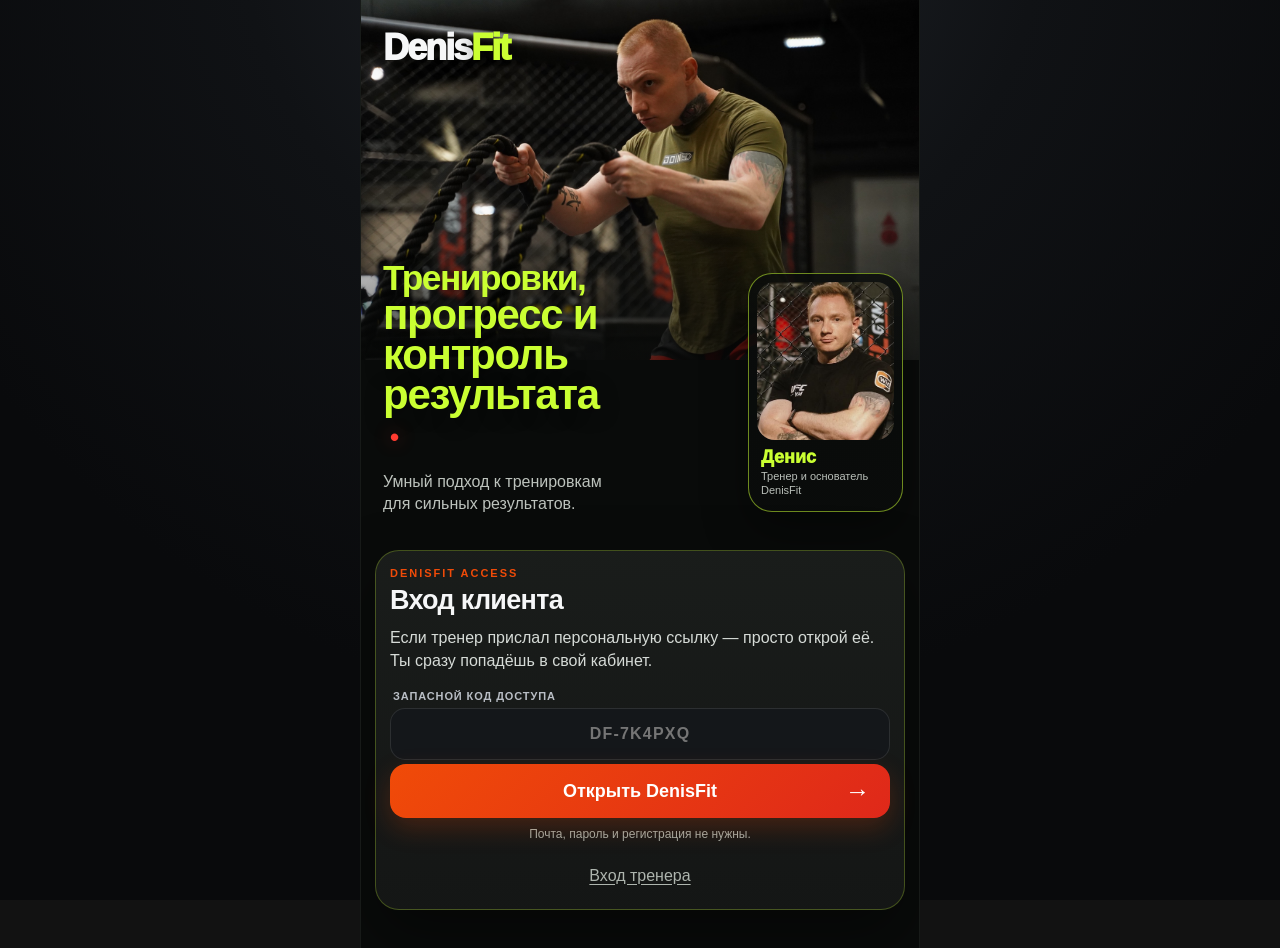
<file: index.html>
<!doctype html>
<html lang="ru">
<head>
<meta charset="utf-8">
<base href="/">
<meta name="viewport" content="width=device-width,initial-scale=1,viewport-fit=cover">
<meta name="theme-color" content="#090b0a">
<meta name="apple-mobile-web-app-capable" content="yes">
<meta name="apple-mobile-web-app-status-bar-style" content="black-translucent">
<meta name="apple-mobile-web-app-title" content="DenisFit">
<meta name="description" content="DenisFit — тренировки, прогресс и связь с тренером">
<meta name="application-name" content="DenisFit">
<link rel="manifest" href="/manifest.webmanifest?v=18.2.0">
<link rel="apple-touch-icon" href="/assets/icon-192.png?v=18.2.0">
<link rel="stylesheet" href="/styles.css?v=18.2.0">
<link rel="stylesheet" href="/enhancements-v174.css?v=18.2.0">
<link rel="stylesheet" href="/online-v180.css?v=18.2.0">
<link rel="stylesheet" href="/online-v181.css?v=18.2.0">
<link rel="stylesheet" href="/design-v182.css?v=18.2.0">
<link rel="stylesheet" href="/schedule-collapse-v183.css?v=18.3.0">
<link rel="stylesheet" href="/schedule-week-v184.css?v=18.4.0">
<link rel="stylesheet" href="/program-template-v186.css?v=18.6.0">
<link rel="stylesheet" href="/trainer-diary-v187.css?v=18.7.0">
<link rel="stylesheet" href="/client-workflow-v191.css?v=20.0.0">
<title>DenisFit</title>
<style>html,body{margin:0;min-height:100%;background:#090b0a;color:#fff}.topbar{position:relative}.build-badge{position:absolute;right:18px;bottom:5px;font:700 9px/1 -apple-system,BlinkMacSystemFont,"SF Pro Text",sans-serif;letter-spacing:.06em;color:#a8b09f;opacity:.72;pointer-events:none;z-index:2}#dfdClientProgress{display:none!important}</style>
</head>
<body>
<div id="auth" class="auth-wrap auth-v13">
  <section class="auth-stage">
    <img class="auth-stage-photo" src="/assets/hero-main.jpg?v=18.2.0" alt="Тренировка DenisFit">
    <div class="auth-stage-shade"></div>
    <div class="brand-xl auth-stage-brand">Denis<span>Fit</span></div>
    <div class="auth-stage-copy">
      <h1 class="auth-title-v13"><span class="hero-line hero-line-first">Тренировки,</span><span class="hero-line"><b>прогресс</b> и</span><span class="hero-line">контроль</span><span class="hero-line">результата</span></h1>
      <p>Умный подход к тренировкам<br>для сильных результатов.</p>
    </div>
    <aside class="coach-card-v13">
      <div class="coach-photo-v13"><img src="/assets/hero-coach.png?v=18.2.0" alt="Денис"></div>
      <div class="coach-name-v13">Денис</div>
      <div class="coach-role-v13">Тренер и основатель<br>DenisFit</div>
    </aside>
  </section>
  <section class="auth-panel-v13 auth-panel-v142">
    <div id="clientAccessLanding" class="client-access-landing">
      <div class="invite-kicker">DENISFIT ACCESS</div>
      <h2>Вход клиента</h2>
      <p class="client-access-lead">Если тренер прислал персональную ссылку — просто открой её. Ты сразу попадёшь в свой кабинет.</p>
      <form id="clientCodeForm" class="client-code-form">
        <label class="label" for="clientAccessShortCode">Запасной код доступа</label>
        <input id="clientAccessShortCode" class="input" autocomplete="one-time-code" autocapitalize="characters" placeholder="DF-7K4PXQ">
        <button class="btn primary auth-submit-v13" type="submit">Открыть DenisFit <span>→</span></button>
      </form>
      <p class="small muted center client-no-registration">Почта, пароль и регистрация не нужны.</p>
      <button id="openTrainerLogin" class="trainer-entry-link" type="button">Вход тренера</button>
    </div>
    <div id="trainerLoginPanel" class="hidden">
      <div class="invite-kicker">ТРЕНЕР</div>
      <h2>Вход тренера</h2>
      <div class="field auth-field-v13"><label class="label">Email</label><div class="auth-input-wrap-v13"><span class="auth-ico-v13 ico-mail" aria-hidden="true"></span><input id="trainerAuthEmail" class="input" type="email" inputmode="email" autocomplete="email" autocapitalize="none" spellcheck="false" placeholder="Email"></div></div>
      <div class="field auth-field-v13 auth-password-wrap-v13"><label class="label">Пароль</label><div class="auth-input-wrap-v13"><span class="auth-ico-v13 ico-lock" aria-hidden="true"></span><input id="trainerAuthPassword" class="input" type="password" autocomplete="current-password" placeholder="Пароль"></div></div>
      <button id="trainerLoginSubmit" class="btn primary auth-submit-v13" type="button">Войти <span>→</span></button>
      <p id="authHint" class="small muted center auth-hint-v13"></p>
      <button id="backToClientAccess" class="trainer-entry-link" type="button">← Вход клиента</button>
    </div>
  </section>
</div>
<div id="app" class="app hidden"><header class="topbar"><div class="brand">Denis<span>Fit</span></div><div id="roleBadge" class="role-badge"></div><div id="buildBadge" class="build-badge">20.11</div></header><main id="main"></main></div>
<nav id="nav" class="nav hidden"></nav>
<div id="toast" class="toast hidden"></div>
<script src="/vendor/supabase.min.js?v=18.2.0"></script>
<script src="/app.js?v=18.2.0"></script>
<script src="/enhancements-v174.js?v=18.2.0"></script>
<script src="/online-v180.js?v=18.2.0"></script>
<script src="/online-v181.js?v=18.2.0"></script>
<script src="/library-v182.js?v=18.2.0"></script>
<script src="/manual-exercises-v185.js?v=18.9.0"></script>
<script src="/program-template-v186.js?v=18.6.0"></script>
<script src="/schedule-trainer-v211.js?v=20.11.0"></script>
<script src="/trainer-diary-v188.js?v=18.8.0"></script>
<script src="/trainer-progress-v190.js?v=19.0.0"></script>
<script src="/client-workflow-v192.js?v=19.8.0"></script>
<script src="/client-card-v201.js?v=20.1.0"></script>
<script src="/nutrition-off-v203.js?v=20.3.0"></script>
<script src="/client-directions-v205.js?v=20.5.0"></script>
<script src="/client-personal-calendar-v207.js?v=20.7.0"></script>
<script src="/schedule-collapse-v183.js?v=18.3.0"></script>
<script src="/schedule-week-v185.js?v=18.5.0"></script>
<script>
if('serviceWorker' in navigator){window.addEventListener('load',async()=>{try{const reg=await navigator.serviceWorker.register('/sw.js?v=20.11.0',{scope:'/'});await reg.update()}catch(e){console.error(e)}})}
</script>
</body>
</html>
</file>
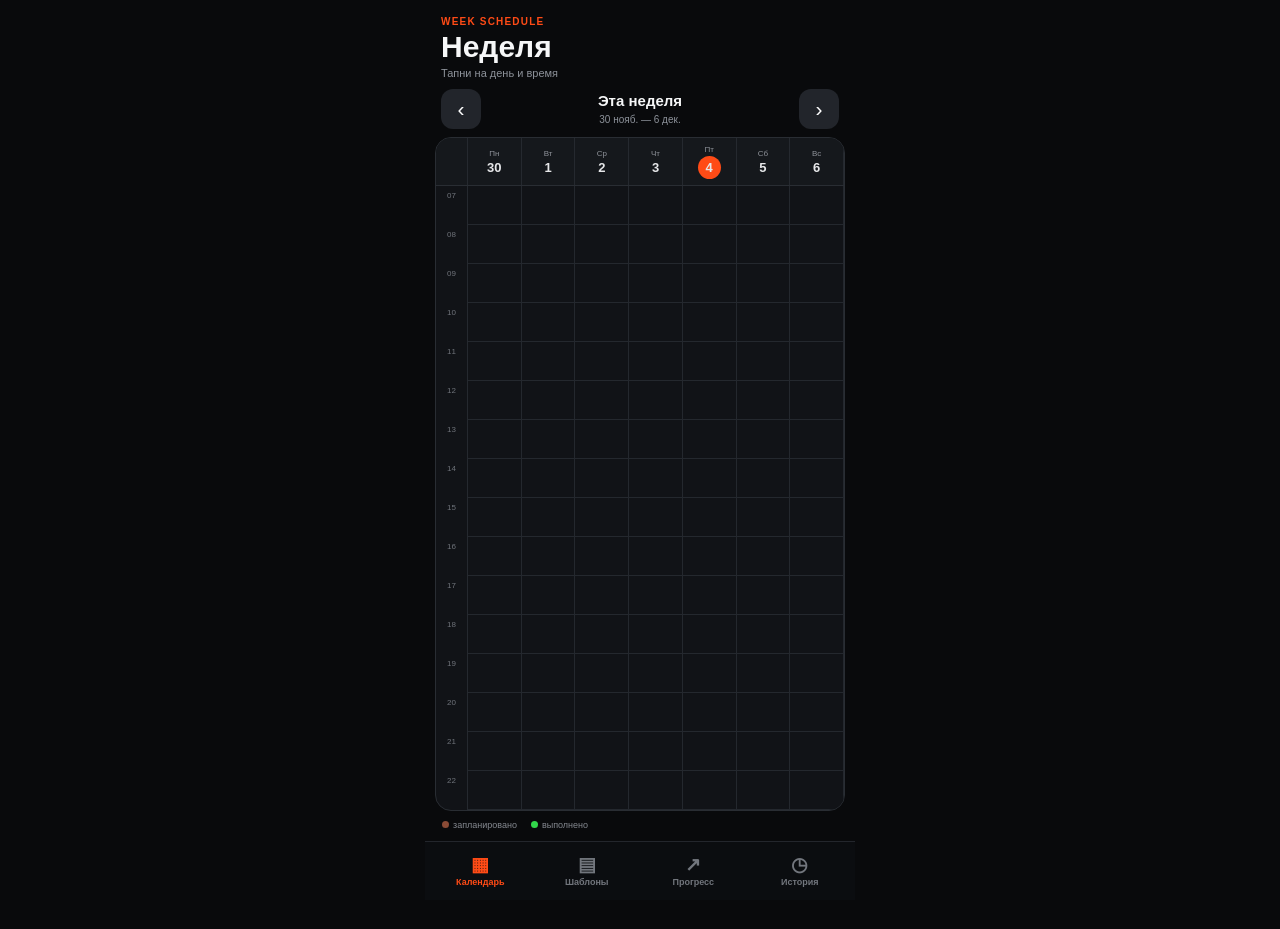
<file: journal/index.html>
<!doctype html>
<html lang="ru">
<head>
<meta charset="utf-8">
<meta name="viewport" content="width=device-width,initial-scale=1,viewport-fit=cover,user-scalable=no">
<meta name="theme-color" content="#090a0c">
<meta name="apple-mobile-web-app-capable" content="yes">
<meta name="apple-mobile-web-app-status-bar-style" content="black-translucent">
<title>Дневник тренировок</title>
<link rel="stylesheet" href="/journal/journal-v12.css?v=12">
<link rel="stylesheet" href="/journal/journal-v13.css?v=13">
<link rel="stylesheet" href="/journal/journal-v14.css?v=14">
</head>
<body>
<div class="app">
  <section id="calendar" class="screen active">
    <header class="top"><div><div class="eyebrow">WEEK SCHEDULE</div><h1>Неделя</h1><div class="sub">Тапни на день и время</div></div></header>
    <div class="week-head"><button id="prevWeek">‹</button><div class="week-title"><b id="weekLabel"></b><span id="weekRange"></span></div><button id="nextWeek">›</button></div>
    <div class="calendar-wrap"><div id="calHead" class="cal-head"></div><div id="calBody"></div></div>
    <div class="legend"><span><i class="dot planned"></i>запланировано</span><span><i class="dot done"></i>выполнено</span></div>
  </section>

  <section id="templates" class="screen">
    <header class="top"><div><div class="eyebrow">WORKOUT TEMPLATES</div><h1>Шаблоны</h1><div class="sub">Свои упражнения и количество подходов</div></div></header>
    <div class="panel compact-panel"><button id="newTemplate" class="btn">+ Новый шаблон</button></div>
    <div id="templateList"></div>
  </section>

  <section id="progress" class="screen">
    <header class="top"><div><div class="eyebrow">EXERCISE PROGRESS</div><h1>Прогресс</h1><div class="sub">История каждого упражнения</div></div></header>
    <div id="exerciseList"></div>
  </section>

  <section id="history" class="screen">
    <header class="top"><div><div class="eyebrow">WORKOUT HISTORY</div><h1>История</h1></div></header>
    <div id="historyList"></div>
  </section>

  <section id="exerciseDetail" class="screen">
    <button id="backProgress" class="back">←</button>
    <div id="detailBody" class="detail"></div>
  </section>
</div>

<nav class="nav">
  <button data-go="calendar" class="active"><b>▦</b>Календарь</button>
  <button data-go="templates"><b>▤</b>Шаблоны</button>
  <button data-go="progress"><b>↗</b>Прогресс</button>
  <button data-go="history"><b>◷</b>История</button>
</nav>
<div id="modal"></div>
<script defer src="/journal/journal-v12.js?v=12"></script>
<script defer src="/journal/journal-v13.js?v=13"></script>
<script defer src="/journal/journal-v14.js?v=14"></script>
</body>
</html>
</file>
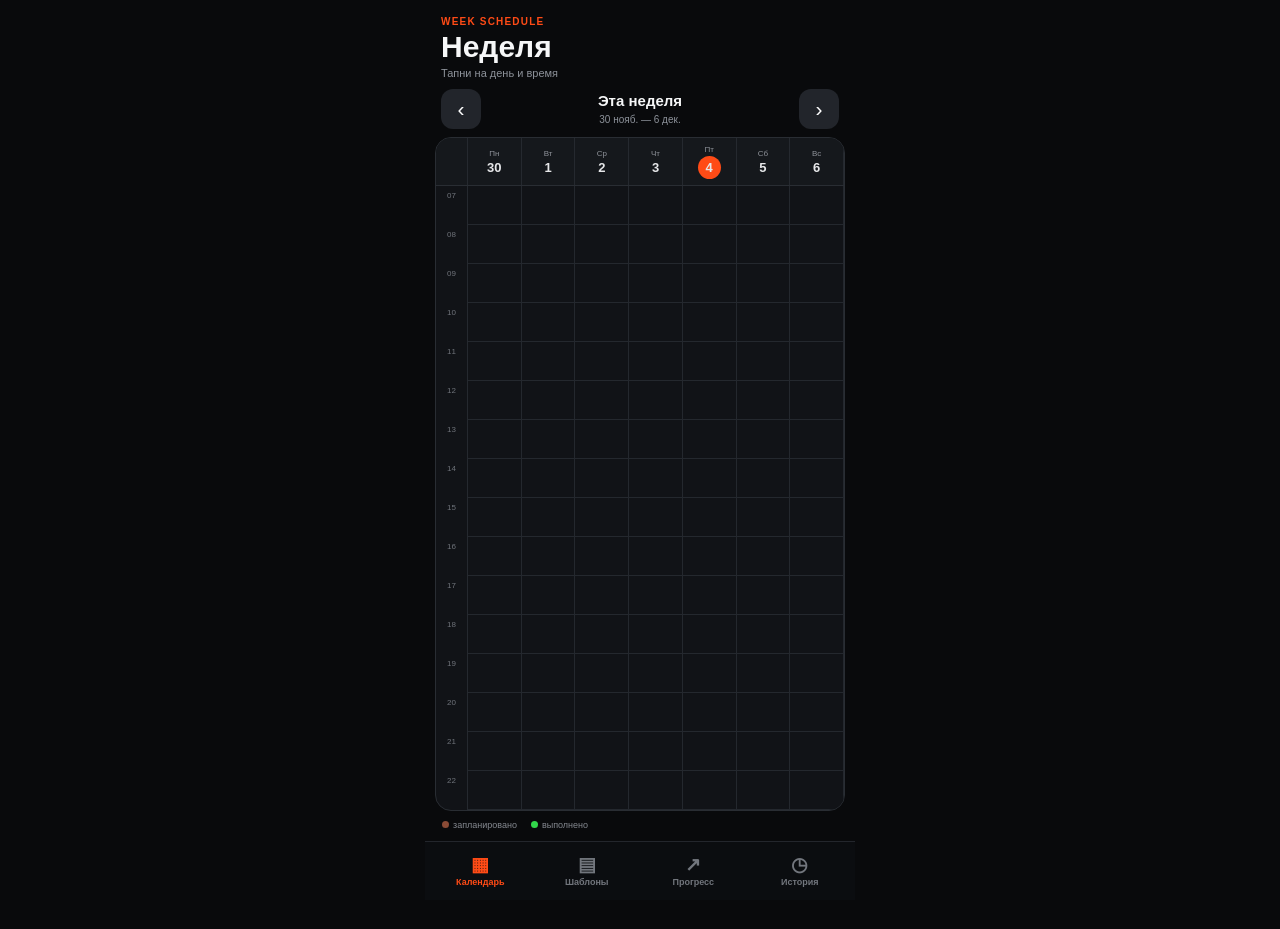
<file: workout-journal-v2/index.html>
<!doctype html>
<html lang="ru">
<head>
<meta charset="utf-8">
<meta name="viewport" content="width=device-width,initial-scale=1">
<meta http-equiv="refresh" content="0;url=/journal/">
<title>Дневник тренировок</title>
<script>location.replace('/journal/')</script>
</head>
<body style="margin:0;background:#090a0c;color:#fff;font-family:-apple-system,BlinkMacSystemFont,'Segoe UI',sans-serif">
<a href="/journal/" style="display:block;padding:24px;color:#fff">Открыть дневник тренировок</a>
</body>
</html>
</file>
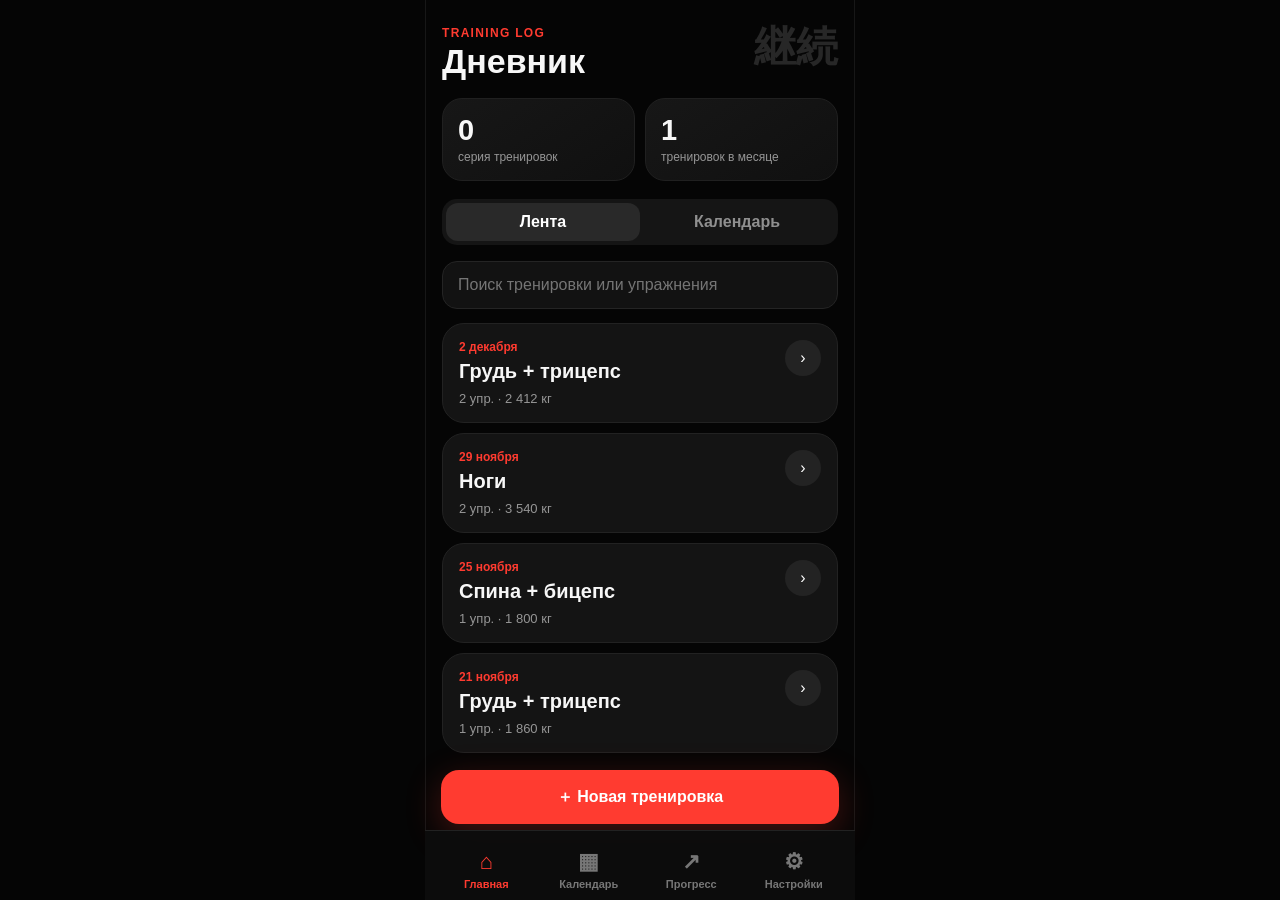
<file: workout-journal/index.html>
<!doctype html>
<html lang="ru">
<head>
<meta charset="utf-8">
<meta name="viewport" content="width=device-width,initial-scale=1,viewport-fit=cover,user-scalable=no">
<meta name="theme-color" content="#080808">
<meta name="apple-mobile-web-app-capable" content="yes">
<meta name="apple-mobile-web-app-status-bar-style" content="black-translucent">
<meta name="apple-mobile-web-app-title" content="Дневник">
<link rel="manifest" href="./manifest.webmanifest">
<title>Дневник тренировок</title>
<style>
:root{--bg:#080808;--card:#141414;--card2:#1b1b1b;--line:#2b2b2b;--text:#f7f7f7;--muted:#969696;--red:#ff3b30;--green:#32d74b;--r:22px}*{box-sizing:border-box;-webkit-tap-highlight-color:transparent}html,body{margin:0;background:var(--bg);color:var(--text);font-family:-apple-system,BlinkMacSystemFont,"SF Pro Display","Segoe UI",sans-serif;min-height:100%;overscroll-behavior:none}body{padding:env(safe-area-inset-top) 0 env(safe-area-inset-bottom)}button,input,select,textarea{font:inherit}.app{max-width:430px;margin:auto;min-height:100dvh;padding:18px 16px 104px}.top{display:flex;align-items:flex-start;justify-content:space-between;margin:8px 0 20px}.eyebrow{font-size:12px;color:var(--red);font-weight:800;letter-spacing:.11em}.top h1{font-size:34px;line-height:1;margin:4px 0 0}.kanji{font-size:42px;font-weight:800;color:#272727;line-height:1}.summary{display:grid;grid-template-columns:1fr 1fr;gap:10px;margin-bottom:18px}.stat{background:linear-gradient(145deg,#171717,#101010);border:1px solid #202020;border-radius:20px;padding:15px}.stat b{font-size:29px;display:block}.stat span{font-size:12px;color:var(--muted)}.tabs{display:flex;background:#151515;padding:4px;border-radius:15px;margin-bottom:16px}.tabs button{flex:1;border:0;background:transparent;color:#8f8f8f;padding:10px;border-radius:12px;font-weight:700}.tabs button.active{background:#292929;color:#fff}.search{width:100%;height:48px;border:1px solid #242424;background:#121212;border-radius:15px;color:#fff;padding:0 15px;outline:none;margin-bottom:14px}.workout{background:var(--card);border:1px solid #222;border-radius:var(--r);padding:16px;margin-bottom:10px;animation:in .25s ease}.workout-row{display:flex;justify-content:space-between;gap:12px}.date{font-size:12px;color:var(--red);font-weight:800}.workout h3{margin:6px 0 8px;font-size:20px}.meta{color:var(--muted);font-size:13px}.arrow{width:36px;height:36px;border-radius:50%;border:0;background:#232323;color:#fff}.fab{position:fixed;left:50%;bottom:calc(76px + env(safe-area-inset-bottom));transform:translateX(-50%);width:min(398px,calc(100% - 32px));height:54px;border:0;border-radius:18px;background:var(--red);color:#fff;font-weight:800;font-size:16px;box-shadow:0 10px 35px #ff3b3040;z-index:8}.nav{position:fixed;z-index:9;bottom:0;left:50%;transform:translateX(-50%);width:min(430px,100%);height:calc(70px + env(safe-area-inset-bottom));padding:8px 10px env(safe-area-inset-bottom);background:#0d0d0df2;backdrop-filter:blur(20px);border-top:1px solid #222;display:grid;grid-template-columns:repeat(4,1fr)}.nav button{border:0;background:none;color:#777;font-size:11px;font-weight:700}.nav button span{display:block;font-size:22px;margin-bottom:3px}.nav button.active{color:var(--red)}.screen{display:none}.screen.active{display:block;animation:in .2s ease}.month-head{display:flex;align-items:center;justify-content:space-between;margin:6px 0 14px}.month-head button{width:44px;height:44px;border:0;border-radius:15px;background:#171717;color:#fff;font-size:22px}.month-title{text-align:center}.month-title b{font-size:21px}.month-title span{display:block;color:var(--muted);font-size:12px;margin-top:2px}.weekdays,.grid{display:grid;grid-template-columns:repeat(7,1fr);gap:5px}.weekdays div{font-size:11px;text-align:center;color:#666;padding:8px 0}.day{position:relative;aspect-ratio:1/1.08;border:1px solid #202020;background:#121212;border-radius:13px;color:#eee;padding:7px;text-align:left;min-width:0}.day.other{opacity:.28}.day.today{border-color:var(--red)}.day.has{background:#1a1211}.dot{position:absolute;width:6px;height:6px;border-radius:50%;background:var(--red);left:8px;bottom:8px}.cardio{position:absolute;right:6px;bottom:5px;font-size:12px;color:var(--green)}.calendar-stats{display:grid;grid-template-columns:repeat(3,1fr);gap:8px;margin:14px 0}.mini{background:#131313;border-radius:14px;padding:10px;text-align:center}.mini b{display:block;font-size:18px}.mini span{font-size:10px;color:var(--muted)}.panel{background:var(--card);border-radius:var(--r);padding:16px;margin-bottom:12px;border:1px solid #222}.panel h3{margin:0 0 14px}.form-row{display:grid;grid-template-columns:1fr 1fr;gap:8px}.input{width:100%;height:48px;border:1px solid #2a2a2a;background:#101010;color:#fff;border-radius:14px;padding:0 13px;outline:none}.textarea{height:86px;padding-top:12px;resize:none}.label{display:block;color:#888;font-size:12px;margin:12px 0 6px}.exercise{background:#111;border-radius:18px;padding:14px;margin:10px 0;border:1px solid #232323}.exercise-head{display:flex;align-items:center;justify-content:space-between}.exercise h4{margin:0;font-size:17px}.prev{font-size:11px;color:#858585;margin-top:4px}.sets{margin-top:11px}.set{display:grid;grid-template-columns:28px 1fr 18px 1fr 34px;align-items:center;gap:6px;margin:7px 0}.set input{min-width:0;height:40px;border:0;background:#222;color:#fff;border-radius:11px;text-align:center}.set .x{text-align:center;color:#666}.smallbtn{width:34px;height:34px;border:0;border-radius:10px;background:#242424;color:#fff}.add-set,.secondary,.danger{width:100%;height:44px;border-radius:13px;border:0;background:#242424;color:#fff;font-weight:700;margin-top:8px}.danger{color:#ff6961}.primary{width:100%;height:50px;border:0;border-radius:15px;background:var(--red);color:#fff;font-weight:800;margin-top:12px}.sheet-back{position:fixed;inset:0;background:#0009;z-index:20;display:flex;align-items:flex-end;justify-content:center;animation:fade .2s}.sheet{width:min(430px,100%);max-height:88dvh;overflow:auto;background:#161616;border-radius:28px 28px 0 0;padding:10px 16px calc(18px + env(safe-area-inset-bottom));animation:up .28s cubic-bezier(.2,.8,.2,1)}.grab{width:40px;height:5px;background:#555;border-radius:9px;margin:0 auto 14px}.sheet h2{margin:0 0 14px}.template{width:100%;border:0;background:#222;color:#fff;border-radius:16px;padding:15px;text-align:left;margin:6px 0}.template b{display:block;font-size:16px}.template span{display:block;color:#888;font-size:12px;margin-top:4px}.progress-hero{background:linear-gradient(145deg,#1c1110,#121212);border:1px solid #2b1715;border-radius:26px;padding:18px;position:relative;overflow:hidden}.progress-hero .ghost{position:absolute;right:12px;top:0;font-size:92px;color:#ffffff08;font-weight:900}.progress-hero b{font-size:40px}.progress-hero p{color:#aaa;margin:4px 0}.chart{height:175px;margin-top:14px;display:flex;align-items:flex-end;gap:7px;border-bottom:1px solid #333}.bar{flex:1;min-width:6px;border-radius:8px 8px 2px 2px;background:linear-gradient(#ff5b50,#7d1b16);position:relative}.bar span{position:absolute;top:-20px;width:100%;text-align:center;font-size:9px;color:#aaa}.pr{display:flex;justify-content:space-between;padding:13px 0;border-bottom:1px solid #242424}.pr:last-child{border:0}.badge{background:#431412;color:#ff6b61;padding:5px 8px;border-radius:9px;font-size:11px;font-weight:800}.settings-row{display:flex;align-items:center;justify-content:space-between;padding:15px 0;border-bottom:1px solid #232323}.settings-row:last-child{border:0}.settings-row select{background:#222;color:#fff;border:0;border-radius:10px;padding:8px}.empty{text-align:center;color:#777;padding:40px 10px}.hidden{display:none!important}@keyframes in{from{opacity:0;transform:translateY(6px)}to{opacity:1;transform:none}}@keyframes up{from{transform:translateY(100%)}to{transform:none}}@keyframes fade{from{opacity:0}to{opacity:1}}@media(min-width:600px){body{background:#050505}.app{border-left:1px solid #171717;border-right:1px solid #171717}}
</style>
</head>
<body>
<div class="app">
<section id="home" class="screen active">
<div class="top"><div><div class="eyebrow">TRAINING LOG</div><h1>Дневник</h1></div><div class="kanji">継続</div></div>
<div class="summary"><div class="stat"><b id="streak">0</b><span>серия тренировок</span></div><div class="stat"><b id="monthCount">0</b><span>тренировок в месяце</span></div></div>
<div class="tabs"><button id="listTab" class="active">Лента</button><button id="calendarTab">Календарь</button></div>
<div id="listView"><input id="search" class="search" placeholder="Поиск тренировки или упражнения"><div id="workoutList"></div></div>
<div id="calendarInline" class="hidden"></div>
</section>
<section id="calendar" class="screen"><div class="top"><div><div class="eyebrow">ПЛАН И ФАКТ</div><h1>Календарь</h1></div><div class="kanji">力</div></div><div id="calendarMain"></div></section>
<section id="progress" class="screen"><div class="top"><div><div class="eyebrow">СТАТИСТИКА</div><h1>Прогресс</h1></div><div class="kanji">努力</div></div><div id="progressBody"></div></section>
<section id="settings" class="screen"><div class="top"><div><div class="eyebrow">ПАРАМЕТРЫ</div><h1>Настройки</h1></div></div><div class="panel"><div class="settings-row"><span>Единицы</span><select id="units"><option>кг</option><option>lb</option></select></div><div class="settings-row"><span>Таймер отдыха</span><select id="timer"><option value="60">60 сек</option><option value="90">90 сек</option><option value="120">120 сек</option></select></div><button id="exportBtn" class="secondary">Экспорт JSON</button><button id="resetBtn" class="danger">Сбросить демо-данные</button></div></section>
</div>
<button id="fab" class="fab">＋ Новая тренировка</button>
<nav class="nav"><button data-go="home" class="active"><span>⌂</span>Главная</button><button data-go="calendar"><span>▦</span>Календарь</button><button data-go="progress"><span>↗</span>Прогресс</button><button data-go="settings"><span>⚙</span>Настройки</button></nav>
<div id="modal"></div>
<script>
const KEY='workout-journal-v1';
const iso=d=>{const z=n=>String(n).padStart(2,'0');return `${d.getFullYear()}-${z(d.getMonth()+1)}-${z(d.getDate())}`};
const today=iso(new Date());
const demo=()=>({settings:{units:'кг',timer:90},cardio:{},templates:[{id:'t1',name:'Грудь + трицепс',exercises:['Жим лёжа','Жим гантелей под углом','Разгибание рук на блоке']},{id:'t2',name:'Ноги',exercises:['Присед','Румынская тяга','Жим ногами','Сгибание ног']},{id:'t3',name:'Спина + бицепс',exercises:['Подтягивания','Тяга верхнего блока','Тяга горизонтального блока','Сгибание рук']}],workouts:[
{id:'w1',date:iso(new Date(Date.now()-86400000*2)),name:'Грудь + трицепс',note:'Хорошее самочувствие',exercises:[{name:'Жим лёжа',sets:[{w:70,r:10},{w:75,r:8},{w:75,r:8}]},{name:'Жим гантелей под углом',sets:[{w:26,r:10},{w:28,r:9}]}]},
{id:'w2',date:iso(new Date(Date.now()-86400000*5)),name:'Ноги',note:'',exercises:[{name:'Присед',sets:[{w:80,r:10},{w:90,r:8},{w:95,r:6}]},{name:'Румынская тяга',sets:[{w:70,r:10},{w:75,r:10}]}]},
{id:'w3',date:iso(new Date(Date.now()-86400000*9)),name:'Спина + бицепс',note:'',exercises:[{name:'Тяга верхнего блока',sets:[{w:55,r:12},{w:60,r:10},{w:60,r:9}]}]},
{id:'w4',date:iso(new Date(Date.now()-86400000*13)),name:'Грудь + трицепс',note:'',exercises:[{name:'Жим лёжа',sets:[{w:65,r:10},{w:70,r:9},{w:72.5,r:8}]}]}
]});
let data;try{data=JSON.parse(localStorage.getItem(KEY))||demo()}catch(e){data=demo()}const save=()=>localStorage.setItem(KEY,JSON.stringify(data));save();
let calDate=new Date();let currentScreen='home';
const q=s=>document.querySelector(s),qa=s=>[...document.querySelectorAll(s)];
function volume(w){return w.exercises.reduce((a,e)=>a+e.sets.reduce((s,x)=>s+(+x.w||0)*(+x.r||0),0),0)}
function monthly(){const n=new Date();return data.workouts.filter(w=>{const d=new Date(w.date+'T12:00:00');return d.getMonth()==n.getMonth()&&d.getFullYear()==n.getFullYear()})}
function streak(){const days=[...new Set(data.workouts.map(w=>w.date))].sort().reverse();if(!days.length)return 0;let s=0,c=new Date();for(let i=0;i<40;i++){const k=iso(c);if(days.includes(k)||i===0&&days.includes(iso(new Date(c-86400000)))){if(days.includes(k))s++;c=new Date(c-86400000)}else if(i===0){c=new Date(c-86400000)}else break}return s}
function renderHome(){q('#streak').textContent=streak();q('#monthCount').textContent=monthly().length;renderList(q('#search').value||'')}
function renderList(filter=''){const f=filter.toLowerCase();const arr=[...data.workouts].sort((a,b)=>b.date.localeCompare(a.date)).filter(w=>!f||w.name.toLowerCase().includes(f)||w.exercises.some(e=>e.name.toLowerCase().includes(f)));q('#workoutList').innerHTML=arr.length?arr.map(w=>`<article class="workout" data-open="${w.id}"><div class="workout-row"><div><div class="date">${new Date(w.date+'T12:00:00').toLocaleDateString('ru-RU',{day:'numeric',month:'long'})}</div><h3>${w.name}</h3><div class="meta">${w.exercises.length} упр. · ${Math.round(volume(w)).toLocaleString('ru-RU')} кг</div></div><button class="arrow">›</button></div></article>`).join(''):'<div class="empty">Тренировок пока нет</div>';qa('[data-open]').forEach(x=>x.onclick=()=>openWorkout(x.dataset.open))}
function calendarHTML(){const y=calDate.getFullYear(),m=calDate.getMonth(),first=new Date(y,m,1),last=new Date(y,m+1,0),start=(first.getDay()+6)%7;let cells='';for(let i=0;i<42;i++){const d=new Date(y,m,1-start+i),k=iso(d),other=d.getMonth()!=m,has=data.workouts.some(w=>w.date==k),card=data.cardio[k];cells+=`<button class="day ${other?'other':''} ${k==today?'today':''} ${has?'has':''}" data-day="${k}">${d.getDate()}${has?'<i class="dot"></i>':''}${card?'<i class="cardio">✓</i>':''}</button>`}const ms=data.workouts.filter(w=>{const d=new Date(w.date+'T12:00:00');return d.getMonth()==m&&d.getFullYear()==y});const ton=Math.round(ms.reduce((a,w)=>a+volume(w),0));return `<div class="month-head"><button data-prev>‹</button><div class="month-title"><b>${calDate.toLocaleDateString('ru-RU',{month:'long',year:'numeric'})}</b><span>фаза: базовая · 8–12 повторений</span></div><button data-next>›</button></div><div class="calendar-stats"><div class="mini"><b>${ms.length}</b><span>тренировок</span></div><div class="mini"><b>${(ton/1000).toFixed(1)}т</b><span>тоннаж</span></div><div class="mini"><b>${(ms.length/4.33).toFixed(1)}</b><span>в неделю</span></div></div><div class="weekdays">${['Пн','Вт','Ср','Чт','Пт','Сб','Вс'].map(x=>`<div>${x}</div>`).join('')}</div><div class="grid">${cells}</div>`}
function bindCalendar(root){root.querySelector('[data-prev]').onclick=()=>{calDate=new Date(calDate.getFullYear(),calDate.getMonth()-1,1);renderCalendars()};root.querySelector('[data-next]').onclick=()=>{calDate=new Date(calDate.getFullYear(),calDate.getMonth()+1,1);renderCalendars()};root.querySelectorAll('[data-day]').forEach(b=>b.onclick=()=>daySheet(b.dataset.day))}
function renderCalendars(){const main=q('#calendarMain'),inline=q('#calendarInline');main.innerHTML=calendarHTML();inline.innerHTML=calendarHTML();bindCalendar(main);bindCalendar(inline)}
function daySheet(date){const found=data.workouts.find(w=>w.date==date);if(found)return openWorkout(found.id);const opts=data.templates.map(t=>`<button class="template" data-template="${t.id}"><b>${t.name}</b><span>${t.exercises.join(' · ')}</span></button>`).join('');showSheet(`<h2>${new Date(date+'T12:00:00').toLocaleDateString('ru-RU',{day:'numeric',month:'long'})}</h2><button class="template" id="toggleCardio"><b>${data.cardio[date]?'✓ Кардио выполнено':'30 минут кардио'}</b><span>Отметить цель дня</span></button>${opts}<button class="template" data-template="blank"><b>Без шаблона</b><span>Пустая тренировка</span></button>`);q('#toggleCardio').onclick=()=>{data.cardio[date]=!data.cardio[date];save();closeSheet();renderCalendars()};qa('[data-template]').forEach(x=>x.onclick=()=>{const t=data.templates.find(t=>t.id==x.dataset.template);closeSheet();editWorkout({id:'w'+Date.now(),date,name:t?t.name:'Новая тренировка',note:'',exercises:t?t.exercises.map(n=>({name:n,sets:[{w:'',r:''}]})):[]},true)})}
function showSheet(html){q('#modal').innerHTML=`<div class="sheet-back" id="back"><div class="sheet"><div class="grab"></div>${html}</div></div>`;q('#back').onclick=e=>{if(e.target.id==='back')closeSheet()}}
function closeSheet(){q('#modal').innerHTML=''}
function openWorkout(id){const w=data.workouts.find(x=>x.id==id);if(w)editWorkout(JSON.parse(JSON.stringify(w)),false)}
function editWorkout(w,isNew){let exerciseHTML=w.exercises.map((e,i)=>exerciseBlock(e,i)).join('');showSheet(`<h2>${isNew?'Новая тренировка':'Тренировка'}</h2><label class="label">Дата</label><input id="wDate" class="input" type="date" value="${w.date}"><label class="label">Название</label><input id="wName" class="input" value="${esc(w.name)}"><div id="exerciseWrap">${exerciseHTML}</div><button id="addExercise" class="secondary">＋ Добавить упражнение</button><label class="label">Заметка</label><textarea id="wNote" class="input textarea" placeholder="Самочувствие, техника, комментарий">${esc(w.note||'')}</textarea><button id="saveWorkout" class="primary">Сохранить тренировку</button>${isNew?'':`<button id="deleteWorkout" class="danger">Удалить тренировку</button>`}`);bindExerciseEditor();q('#addExercise').onclick=()=>{q('#exerciseWrap').insertAdjacentHTML('beforeend',exerciseBlock({name:'',sets:[{w:'',r:''}]},q('#exerciseWrap').children.length));bindExerciseEditor()};q('#saveWorkout').onclick=()=>{const nw={id:w.id,date:q('#wDate').value,name:q('#wName').value.trim()||'Тренировка',note:q('#wNote').value,exercises:readExercises()};const idx=data.workouts.findIndex(x=>x.id==w.id);if(idx>=0)data.workouts[idx]=nw;else data.workouts.push(nw);save();closeSheet();refresh()};if(!isNew)q('#deleteWorkout').onclick=()=>{data.workouts=data.workouts.filter(x=>x.id!=w.id);save();closeSheet();refresh()}}
function esc(s){return String(s??'').replace(/[&<>"']/g,m=>({'&':'&amp;','<':'&lt;','>':'&gt;','"':'&quot;',"'":'&#39;'}[m]))}
function exerciseBlock(e,i){return `<div class="exercise"><div class="exercise-head"><div style="flex:1"><input class="input ex-name" placeholder="Название упражнения" value="${esc(e.name)}"><div class="prev">в прошлый раз: ${lastResult(e.name)}</div></div><button class="smallbtn rm-ex">×</button></div><div class="sets">${e.sets.map((s,j)=>setRow(s,j)).join('')}</div><button class="add-set">＋ Подход</button></div>`}
function setRow(s,j){return `<div class="set"><span>${j+1}</span><input class="set-w" type="number" inputmode="decimal" placeholder="кг" value="${s.w}"><span class="x">×</span><input class="set-r" type="number" inputmode="numeric" placeholder="повт" value="${s.r}"><button class="smallbtn rm-set">×</button></div>`}
function lastResult(name){if(!name)return '—';const a=[...data.workouts].sort((a,b)=>b.date.localeCompare(a.date));for(const w of a){const e=w.exercises.find(e=>e.name==name);if(e&&e.sets.length)return e.sets.map(s=>`${s.w}×${s.r}`).join(', ')}return '—'}
function bindExerciseEditor(){qa('.exercise').forEach(ex=>{ex.querySelector('.add-set').onclick=()=>{const sets=ex.querySelector('.sets');sets.insertAdjacentHTML('beforeend',setRow({w:'',r:''},sets.children.length));bindExerciseEditor()};ex.querySelector('.rm-ex').onclick=()=>ex.remove();ex.querySelectorAll('.rm-set').forEach(b=>b.onclick=()=>{b.closest('.set').remove();[...ex.querySelectorAll('.set>span:first-child')].forEach((s,i)=>s.textContent=i+1)})})}
function readExercises(){return [...q('#exerciseWrap').children].map(ex=>({name:ex.querySelector('.ex-name').value.trim()||'Упражнение',sets:[...ex.querySelectorAll('.set')].map(s=>({w:+s.querySelector('.set-w').value||0,r:+s.querySelector('.set-r').value||0}))}))}
function renderProgress(){const all={};data.workouts.forEach(w=>w.exercises.forEach(e=>{(all[e.name]??=[]).push({date:w.date,max:Math.max(0,...e.sets.map(s=>+s.w||0)),vol:e.sets.reduce((a,s)=>a+(+s.w||0)*(+s.r||0),0)})}));const names=Object.keys(all);if(!names.length){q('#progressBody').innerHTML='<div class="empty">Добавь тренировки, чтобы увидеть прогресс</div>';return}const name=names.includes('Жим лёжа')?'Жим лёжа':names[0],pts=all[name].sort((a,b)=>a.date.localeCompare(b.date)),max=Math.max(...pts.map(p=>p.max),1),best=Math.max(...pts.map(p=>p.max));q('#progressBody').innerHTML=`<div class="progress-hero"><div class="ghost">力</div><div class="eyebrow">${name.toUpperCase()}</div><b>${best} ${data.settings.units}</b><p>лучший рабочий вес</p><div class="chart">${pts.map(p=>`<div class="bar" style="height:${Math.max(8,p.max/max*100)}%"><span>${p.max}</span></div>`).join('')}</div></div><div class="panel" style="margin-top:12px"><h3>Личные рекорды</h3>${[...pts].sort((a,b)=>b.max-a.max).slice(0,5).map((p,i)=>`<div class="pr"><div><b>${p.max} ${data.settings.units}</b><div class="meta">${new Date(p.date+'T12:00:00').toLocaleDateString('ru-RU')}</div></div>${i==0?'<span class="badge">PR</span>':''}</div>`).join('')}</div>`}
function refresh(){renderHome();renderCalendars();renderProgress();q('#units').value=data.settings.units;q('#timer').value=data.settings.timer}
q('#search').oninput=e=>renderList(e.target.value);q('#listTab').onclick=()=>{q('#listTab').classList.add('active');q('#calendarTab').classList.remove('active');q('#listView').classList.remove('hidden');q('#calendarInline').classList.add('hidden')};q('#calendarTab').onclick=()=>{q('#calendarTab').classList.add('active');q('#listTab').classList.remove('active');q('#listView').classList.add('hidden');q('#calendarInline').classList.remove('hidden');renderCalendars()};q('#fab').onclick=()=>editWorkout({id:'w'+Date.now(),date:today,name:'Новая тренировка',note:'',exercises:[]},true);qa('.nav button').forEach(b=>b.onclick=()=>{currentScreen=b.dataset.go;qa('.screen').forEach(s=>s.classList.toggle('active',s.id==currentScreen));qa('.nav button').forEach(x=>x.classList.toggle('active',x==b));q('#fab').classList.toggle('hidden',currentScreen==='settings'||currentScreen==='progress');if(currentScreen==='calendar')renderCalendars();if(currentScreen==='progress')renderProgress()});q('#units').onchange=e=>{data.settings.units=e.target.value;save();refresh()};q('#timer').onchange=e=>{data.settings.timer=+e.target.value;save()};q('#exportBtn').onclick=()=>{const blob=new Blob([JSON.stringify(data,null,2)],{type:'application/json'}),a=document.createElement('a');a.href=URL.createObjectURL(blob);a.download='workout-journal-backup.json';a.click();URL.revokeObjectURL(a.href)};q('#resetBtn').onclick=()=>{if(confirm('Сбросить данные и вернуть демо?')){data=demo();save();refresh()}};refresh();
if('serviceWorker'in navigator)window.addEventListener('load',()=>navigator.serviceWorker.register('./sw.js').catch(()=>{}));
</script>
</body></html>
</file>
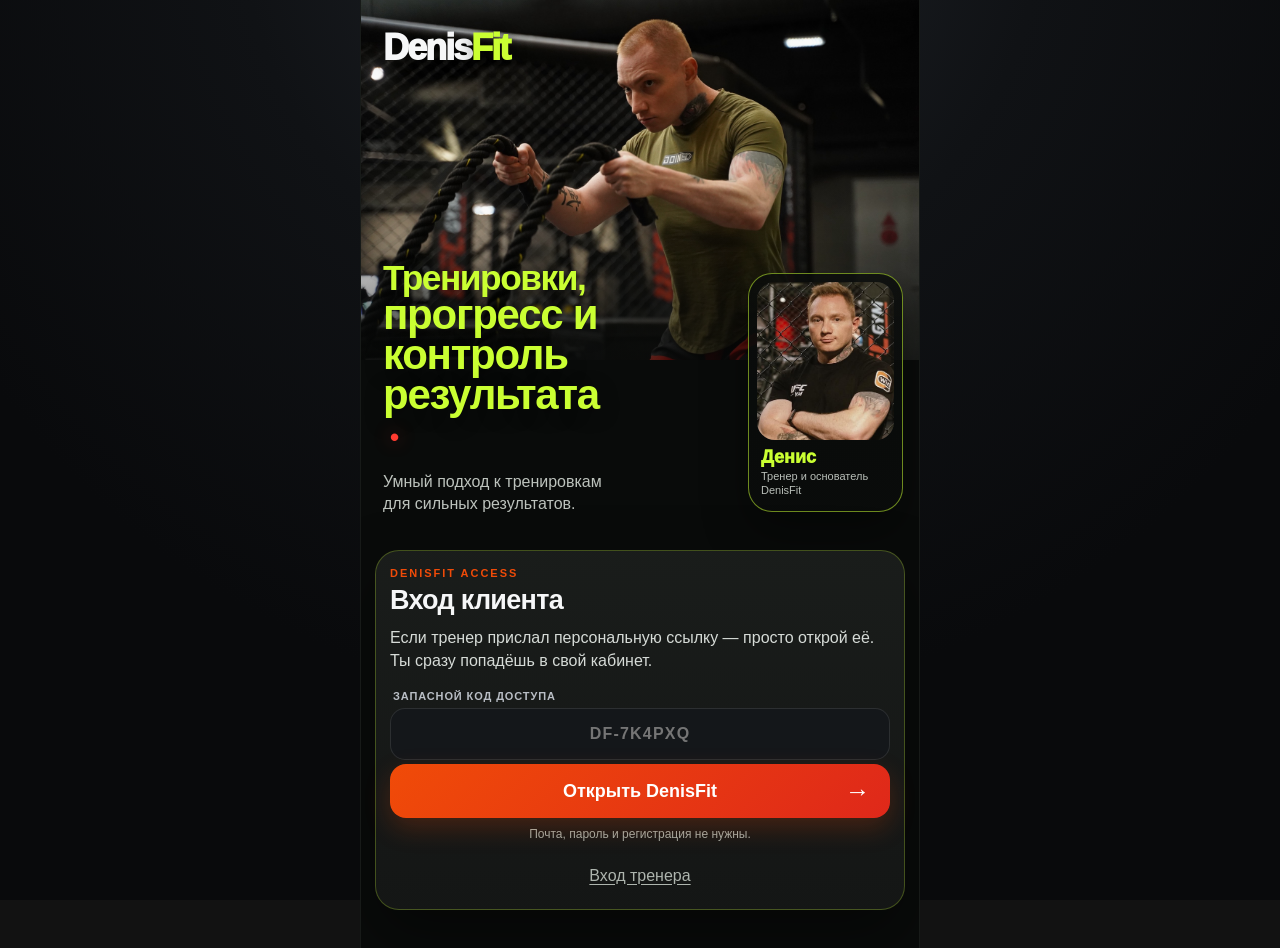
<file: denisfit-update.html>
<!doctype html><html lang="ru"><head><meta charset="utf-8"><meta name="viewport" content="width=device-width,initial-scale=1,viewport-fit=cover"><meta http-equiv="Cache-Control" content="no-store, no-cache, must-revalidate"><meta http-equiv="Pragma" content="no-cache"><meta http-equiv="Expires" content="0"><title>Обновление DenisFit</title><style>html,body{margin:0;min-height:100%;background:#090b0a;color:#fff;font-family:-apple-system,BlinkMacSystemFont,"SF Pro Text",Inter,Arial,sans-serif}body{display:grid;place-items:center;padding:24px;box-sizing:border-box}.card{width:min(420px,100%);background:#101310;border:1px solid #2a302b;border-radius:22px;padding:22px;box-sizing:border-box;text-align:center}.brand{font-size:28px;font-weight:900}.brand span{color:#b7ff32}.status{margin-top:14px;color:#a5ada7;line-height:1.45}.spinner{width:42px;height:42px;border-radius:50%;border:4px solid #273027;border-top-color:#b7ff32;margin:22px auto;animation:s .8s linear infinite}@keyframes s{to{transform:rotate(360deg)}}.small{font-size:12px;color:#737b75;margin-top:12px}</style></head><body><div class="card"><div class="brand">Denis<span>Fit</span></div><div class="spinner"></div><div id="status" class="status">Удаляю старый кэш и обновляю DenisFit до 20.11…</div><div class="small">Данные клиентов, тренировки и вход не удаляются.</div></div><script>(async()=>{const status=document.getElementById('status');try{if('serviceWorker' in navigator){const regs=await navigator.serviceWorker.getRegistrations();await Promise.all(regs.map(r=>r.unregister()))}if('caches' in window){const keys=await caches.keys();await Promise.all(keys.filter(k=>k.startsWith('denisfit-v')).map(k=>caches.delete(k)))}status.textContent='Готово. Открываю DenisFit 20.11…';await new Promise(r=>setTimeout(r,400));location.replace('/?release=20.11.0&fresh='+Date.now())}catch(e){console.error(e);status.textContent='Кэш очищен частично. Открываю приложение заново…';setTimeout(()=>location.replace('/?release=20.11.0&fresh='+Date.now()),800)}})();</script></body></html>
</file>
<file: styles.css>
:root{--bg:#0d0f0e;--card:#171a18;--card2:#202420;--line:#2b302c;--text:#f7f8f7;--muted:#a4aca5;--lime:#caff32;--danger:#ff7474;--shadow:0 16px 44px rgba(0,0,0,.3)}
*{box-sizing:border-box}html{background:var(--bg);color-scheme:dark}body{margin:0;background:var(--bg);color:var(--text);font-family:-apple-system,BlinkMacSystemFont,"SF Pro Display","Segoe UI",Roboto,sans-serif;-webkit-font-smoothing:antialiased;overscroll-behavior-y:none}button,input,select,textarea{font:inherit}button{cursor:pointer}.hidden{display:none!important}
.auth-wrap{max-width:520px;min-height:100svh;margin:auto;padding:max(36px,env(safe-area-inset-top)) 18px max(28px,env(safe-area-inset-bottom));display:flex;flex-direction:column;justify-content:center}.brand-xl{font-size:48px;font-weight:950;letter-spacing:-2.5px}.brand-xl span,.brand span,.lime{color:var(--lime)}.auth-sub{font-size:16px;margin:5px 0 22px}.demo-box{margin-top:14px;padding:14px;border:1px dashed var(--line);border-radius:18px}.demo-actions{display:grid;grid-template-columns:1fr 1fr;gap:9px;margin-top:10px}
.app{max-width:720px;margin:auto;min-height:100svh;padding:max(0px,env(safe-area-inset-top)) 16px calc(92px + env(safe-area-inset-bottom))}.topbar{position:sticky;top:0;z-index:12;background:rgba(13,15,14,.9);backdrop-filter:blur(18px);display:flex;align-items:center;justify-content:space-between;padding:15px 1px 10px}.brand{font-size:27px;font-weight:950;letter-spacing:-1.4px}.role-badge{font-size:10px;font-weight:850;letter-spacing:.7px;border:1px solid var(--line);padding:6px 9px;border-radius:99px;color:var(--muted)}
h1{font-size:30px;line-height:1.03;margin:14px 0 6px;letter-spacing:-.8px}h2{font-size:18px;margin:22px 0 9px}.muted{color:var(--muted)}.small{font-size:12px;line-height:1.35}.center{text-align:center}.sub{color:var(--muted);margin:0 0 14px;font-size:14px}.section-title{text-transform:uppercase;letter-spacing:.65px;color:var(--muted);font-size:12px;font-weight:850;margin:23px 2px 9px}
.card,.metric{background:var(--card);border:1px solid var(--line);border-radius:21px;box-shadow:var(--shadow)}.card{padding:16px;margin:10px 0}.hero{background:linear-gradient(145deg,#242a20,#131613)}.grid2{display:grid;grid-template-columns:1fr 1fr;gap:10px}.grid3{display:grid;grid-template-columns:repeat(3,1fr);gap:8px}.metric{padding:15px;min-width:0}.metric span{display:block;font-size:11px;text-transform:uppercase;letter-spacing:.55px;color:var(--muted);white-space:nowrap;overflow:hidden;text-overflow:ellipsis}.metric strong{display:block;font-size:23px;margin-top:5px;white-space:nowrap;overflow:hidden;text-overflow:ellipsis}.metric small{color:var(--muted)}
.label{display:block;font-size:11px;font-weight:800;text-transform:uppercase;letter-spacing:.55px;color:var(--muted);margin:0 0 6px 3px}.field{margin:11px 0}.input{width:100%;height:52px;background:#111411;border:1px solid var(--line);color:var(--text);border-radius:16px;padding:0 14px;outline:none}.input:focus{border-color:var(--lime)}textarea.input{height:84px;padding-top:13px;resize:vertical}.row{display:flex;gap:9px}.row>*{flex:1;min-width:0}
.btn{width:100%;min-height:51px;border-radius:16px;border:0;padding:12px 14px;font-weight:850;margin-top:9px;transition:transform .08s}.btn:active{transform:scale(.985)}.btn.primary{background:var(--lime);color:#111}.btn.secondary{background:var(--card2);color:var(--text);border:1px solid var(--line)}.btn.ghost{background:transparent;color:var(--text);border:1px solid var(--line)}.btn.danger{background:#3a1d1d;color:#ffb7b7}.btn.inline{width:auto;margin:0;min-height:42px;padding:8px 13px}.telegram{margin-top:12px}
.nav{position:fixed;z-index:25;left:50%;bottom:0;transform:translateX(-50%);width:min(720px,100%);display:flex;gap:2px;padding:7px 7px calc(8px + env(safe-area-inset-bottom));background:rgba(13,15,14,.97);border-top:1px solid var(--line);backdrop-filter:blur(18px)}.nav button{flex:1;border:0;background:transparent;color:var(--muted);border-radius:13px;padding:7px 1px;font-size:9.5px;min-width:0}.nav button.active{color:var(--lime);background:#20251c}.nav b{font-size:20px;line-height:22px;display:block;margin-bottom:2px;font-weight:500}
.list{padding:12px 0;border-bottom:1px solid var(--line)}.list:last-child{border-bottom:0}.list-row{display:flex;justify-content:space-between;gap:10px;align-items:center}.list-row>*{min-width:0}.truncate{white-space:nowrap;overflow:hidden;text-overflow:ellipsis}.pill{display:inline-flex;font-size:10px;font-weight:850;color:var(--lime);background:#252b23;padding:5px 8px;border-radius:99px;margin:2px 3px 2px 0}.empty{padding:24px 12px;border:1px dashed var(--line);border-radius:16px;text-align:center;color:var(--muted);margin:10px 0}.code{font-size:26px;font-weight:950;letter-spacing:2px;color:var(--lime);margin-top:4px}.chart{height:175px;background:#111411;border-radius:17px;padding:9px;overflow:hidden}.chart svg{width:100%;height:100%;display:block}.chart-foot{margin-top:6px;color:var(--muted);font-size:11px}.progress{height:10px;border-radius:99px;background:#292e2a;overflow:hidden;margin-top:8px}.progress>div{height:100%;background:var(--lime);border-radius:99px}.photo{width:100%;aspect-ratio:4/3;object-fit:cover;border-radius:16px;background:#262a27}.photo-grid{display:grid;grid-template-columns:1fr 1fr;gap:10px}.photo-card{background:var(--card);border:1px solid var(--line);border-radius:18px;padding:8px}.video{width:100%;max-height:320px;border-radius:16px;background:#000;margin-top:10px}.client-btn{width:100%;text-align:left;border:1px solid var(--line);background:var(--card);color:var(--text);padding:14px;border-radius:17px;margin:5px 0}.tabs{display:flex;gap:7px;overflow:auto;padding-bottom:3px;scrollbar-width:none}.tabs button{flex:0 0 auto;border:1px solid var(--line);background:var(--card2);color:var(--muted);padding:9px 12px;border-radius:99px;font-size:12px;font-weight:800}.tabs button.active{background:var(--lime);color:#111;border-color:var(--lime)}
.toast{position:fixed;z-index:40;left:50%;bottom:105px;transform:translateX(-50%);max-width:88%;background:#f7f8f7;color:#111;padding:12px 15px;border-radius:14px;font-weight:800;box-shadow:var(--shadow);text-align:center}.toast.err{background:#ffd8d8}.spinner{width:24px;height:24px;border:3px solid #444;border-top-color:var(--lime);border-radius:50%;animation:spin .8s linear infinite;margin:20px auto}@keyframes spin{to{transform:rotate(360deg)}}
@media(min-width:700px){.app{padding-left:24px;padding-right:24px}.auth-wrap{padding-left:0;padding-right:0}}

.dev-login{margin-top:14px;border:1px solid var(--line);border-radius:18px;overflow:hidden;background:#111411}
.dev-login>summary{list-style:none;padding:14px 16px;font-size:12px;font-weight:850;letter-spacing:.4px;color:var(--muted);cursor:pointer}
.dev-login>summary::-webkit-details-marker{display:none}
.dev-login[open]>summary{color:var(--lime);border-bottom:1px solid var(--line)}
.dev-card{margin:0;border:0;border-radius:0;box-shadow:none;background:#141714}
.selectable{user-select:text;-webkit-user-select:text;word-break:break-all}.success-card{border-color:rgba(200,255,70,.45);background:linear-gradient(180deg,rgba(200,255,70,.08),rgba(200,255,70,.025))}.code-sm{color:#caff46;letter-spacing:.08em}

.video-modal{position:fixed;inset:0;z-index:1000;background:rgba(0,0,0,.88);display:grid;place-items:center;padding:18px}.video-modal-box{position:relative;width:min(100%,720px);background:#111411;border:1px solid #303630;border-radius:24px;padding:14px}.video-modal video{display:block;width:100%;max-height:78vh;border-radius:16px;background:#000}.video-close{position:absolute;right:8px;top:8px;z-index:2;width:44px;height:44px;border-radius:50%;border:1px solid #3a403a;background:#181c18;color:#fff;font-size:30px;line-height:1;display:grid;place-items:center}

.auth-tabs{display:grid;grid-template-columns:1fr 1fr;gap:6px;background:#111411;border:1px solid var(--line);border-radius:17px;padding:5px;margin-bottom:10px}.auth-tabs button{height:44px;border:0;border-radius:13px;background:transparent;color:var(--muted);font-weight:850}.auth-tabs button.active{background:var(--card2);color:var(--lime)}.auth-card{margin-top:0}.auth-card .btn.primary{margin-top:14px}

/* v0.11 — exercise groups accordion */
.exercise-group{background:var(--card);border:1px solid var(--line);border-radius:18px;margin:9px 0;overflow:hidden}.exercise-group>summary{list-style:none;display:flex;align-items:center;justify-content:space-between;gap:10px;padding:16px;font-weight:900;cursor:pointer;user-select:none}.exercise-group>summary::-webkit-details-marker{display:none}.exercise-group>summary:after{content:'⌄';color:var(--lime);font-size:20px;transition:transform .15s}.exercise-group[open]>summary:after{transform:rotate(180deg)}.group-count{font-size:11px;color:var(--muted);background:var(--card2);padding:5px 8px;border-radius:99px;margin-left:auto}.exercise-group-body{padding:0 10px 10px}.exercise-item{padding:13px 6px;border-top:1px solid var(--line)}.exercise-item:first-child{border-top:0}.exercise-group.compact{background:#111411;box-shadow:none}.exercise-group.compact>summary{padding:13px 14px}.exercise-choice-list{padding:0 8px 8px}.exercise-choice{width:100%;text-align:left;border:1px solid var(--line);background:var(--card2);color:var(--text);padding:11px 12px;border-radius:13px;margin:5px 0}.exercise-choice span{display:block;font-weight:800}.exercise-choice small{display:block;color:var(--muted);margin-top:3px}.exercise-choice.selected{border-color:var(--lime);background:#242b1e}.selected-exercise{margin:10px 0 14px;padding:13px 14px;border:1px solid rgba(202,255,50,.45);background:rgba(202,255,50,.07);border-radius:15px}

/* v12 auth redesign */
.auth-hero-wrap{position:relative;max-width:560px;min-height:100svh;overflow:hidden;padding:max(20px,env(safe-area-inset-top)) 16px max(24px,env(safe-area-inset-bottom));justify-content:flex-start;gap:14px}
.auth-hero-bg,.auth-overlay{position:absolute;inset:0;pointer-events:none}
.auth-hero-bg{background:
  radial-gradient(1200px 500px at 50% -10%, rgba(202,255,50,.10), transparent 55%),
  linear-gradient(180deg, rgba(0,0,0,.25), rgba(0,0,0,.52) 45%, rgba(0,0,0,.92) 100%),
  url('./hero-main.jpg') center 8%/cover no-repeat;
  filter:saturate(.9) brightness(.45) blur(1px);
  transform:scale(1.03);
}
.auth-overlay{background:linear-gradient(180deg,rgba(10,11,10,.18) 0%,rgba(10,11,10,.28) 20%,rgba(10,11,10,.68) 58%,rgba(10,11,10,.96) 100%)}
.auth-hero-card,.auth-card-hero{position:relative;z-index:1}
.auth-brand{font-size:46px;line-height:1;margin-bottom:12px;text-shadow:0 8px 20px rgba(0,0,0,.3)}
.auth-visual{border-radius:26px;overflow:hidden;border:1px solid rgba(202,255,50,.18);background:rgba(18,20,19,.68);box-shadow:0 24px 44px rgba(0,0,0,.28)}
.auth-main-photo{display:none}
.auth-main-photo img{display:block;width:100%;height:100%;object-fit:cover}
.auth-copy-row{display:grid;grid-template-columns:minmax(0,1fr) 160px;gap:14px;align-items:end;margin-top:20px}
.auth-title{font-size:54px;line-height:.96;margin:0 0 12px;letter-spacing:-1.7px;text-wrap:balance;text-shadow:0 10px 28px rgba(0,0,0,.32)}
.auth-title span{color:var(--lime)}
.auth-sub-hero{font-size:17px;line-height:1.35;color:#c6ccc7;max-width:320px;margin:0;text-shadow:0 6px 18px rgba(0,0,0,.2)}
.coach-card{position:relative;padding:10px;background:linear-gradient(180deg,rgba(14,16,15,.80),rgba(9,10,10,.92));border:1px solid rgba(202,255,50,.42);border-radius:28px;box-shadow:0 20px 48px rgba(0,0,0,.34)}
.coach-photo-wrap{border-radius:20px;overflow:hidden;aspect-ratio:1/1.08;background:#0f1110}
.coach-photo{display:block;width:100%;height:100%;object-fit:cover}
.coach-meta{padding:10px 4px 4px}
.coach-name{font-size:22px;font-weight:900;color:var(--lime);line-height:1.05}
.coach-role{font-size:12px;line-height:1.35;color:#c8cdc9;margin-top:4px}
.coach-badge{position:absolute;right:-10px;bottom:18px;width:54px;height:54px;border-radius:18px;background:var(--lime);color:#111;display:grid;place-items:center;font-size:26px;box-shadow:0 14px 34px rgba(202,255,50,.26)}
.auth-card-hero{background:linear-gradient(180deg,rgba(24,27,25,.80),rgba(18,20,19,.88));border:1px solid rgba(202,255,50,.20);backdrop-filter:blur(10px);padding:14px;border-radius:28px;box-shadow:0 22px 60px rgba(0,0,0,.34);margin-top:8px}
.auth-tabs{display:grid;grid-template-columns:1fr 1fr;gap:8px;margin-bottom:10px}
.auth-tabs button{border:1px solid var(--line);background:#151917;color:var(--muted);border-radius:16px;padding:13px 12px;font-weight:850}
.auth-tabs button.active{background:var(--lime);color:#111;border-color:var(--lime)}
.auth-field-icon{position:relative}
.auth-field-icon .input{height:64px;padding-left:54px;padding-right:48px;border-radius:18px;background:rgba(16,18,17,.88);border-color:#323733;font-size:18px}
.auth-field-icon::before{position:absolute;left:16px;top:39px;transform:translateY(-50%);font-size:24px;color:var(--lime);opacity:.95}
.auth-field-user::before{content:'👤'}
.auth-field-mail::before{content:'✉'}
.auth-field-lock::before{content:'🔒'}
.auth-field-icon .label{margin-left:2px}
.auth-password-wrap{position:relative}
.pw-toggle{position:absolute;right:12px;top:37px;transform:translateY(-50%);border:0;background:transparent;color:#d7dcd8;font-size:24px;padding:4px;line-height:1}
.auth-submit{margin-top:12px;min-height:60px;border-radius:18px;font-size:18px;box-shadow:0 14px 36px rgba(202,255,50,.20)}
.auth-alt-action{min-height:56px;border-radius:18px;font-size:18px;background:rgba(18,20,19,.65)}
.auth-footnote{margin-top:12px;color:#b7beb8}.auth-hint{min-height:16px;margin-top:8px}
@media (max-width: 460px){
  .auth-copy-row{grid-template-columns:1fr 132px;gap:10px}
  .auth-title{font-size:42px}
  .auth-sub-hero{font-size:15px}
  .coach-name{font-size:18px}
  .coach-role{font-size:11px}
}
@media (min-width: 520px){
  .auth-main-photo{display:block;max-height:340px}
  .auth-copy-row{margin-top:-26px}
}

/* v13 — auth page aligned to visual reference */
.auth-v13{max-width:560px;min-height:100svh;margin:0 auto;padding:0 0 max(24px,env(safe-area-inset-bottom));display:block;background:#090b0a;overflow:hidden}
.auth-v13 .auth-stage{position:relative;height:620px;background:#090b0a;overflow:hidden}
.auth-stage-photo{position:absolute;inset:0 0 auto 0;width:100%;height:390px;object-fit:cover;object-position:center 24%;display:block}
.auth-stage-shade{position:absolute;inset:0;background:linear-gradient(180deg,rgba(3,4,3,.02) 0%,rgba(3,4,3,.02) 38%,rgba(9,11,10,.50) 57%,#090b0a 83%,#090b0a 100%)}
.auth-stage-brand{position:absolute;z-index:3;top:max(30px,env(safe-area-inset-top));left:28px;font-size:39px;line-height:1;font-weight:950;letter-spacing:-2px;text-shadow:0 3px 16px rgba(0,0,0,.45)}
.auth-stage-copy{position:absolute;z-index:3;left:28px;bottom:37px;width:62%;max-width:340px}
.auth-title-v13{font-size:48px;line-height:.98;margin:0 0 16px;letter-spacing:-1.8px;font-weight:950;text-shadow:0 4px 20px rgba(0,0,0,.42)}
.auth-title-v13 span{color:var(--lime)}
.auth-stage-copy p{margin:0;color:#bdc3bd;font-size:16px;line-height:1.42}
.coach-card-v13{position:absolute;z-index:4;right:22px;bottom:50px;width:180px;padding:9px 9px 16px;background:linear-gradient(180deg,rgba(10,12,11,.84),rgba(10,12,11,.96));border:1px solid rgba(202,255,50,.52);border-radius:24px;box-shadow:0 20px 45px rgba(0,0,0,.34)}
.coach-photo-v13{height:187px;border-radius:18px;overflow:hidden;background:#121513}
.coach-photo-v13 img{width:100%;height:100%;object-fit:cover;object-position:center 18%;display:block}
.coach-name-v13{font-size:22px;font-weight:950;color:var(--lime);margin:10px 4px 3px;line-height:1}
.coach-role-v13{font-size:12.5px;color:#b8beb8;line-height:1.35;margin:0 4px}
.auth-panel-v13{position:relative;z-index:5;margin:-4px 24px 28px;padding:28px 22px 24px;border:1px solid rgba(202,255,50,.25);border-radius:28px;background:linear-gradient(180deg,rgba(27,30,28,.95),rgba(21,23,22,.97));box-shadow:0 26px 64px rgba(0,0,0,.42)}
.auth-tabs-hidden{display:none}
.auth-field-v13{margin:0 0 15px}
.auth-field-v13 .label{font-size:0;height:0;margin:0;overflow:hidden}
.auth-input-wrap-v13{position:relative}
.auth-input-wrap-v13 .input{height:72px;border-radius:18px;background:#171a18;border:1px solid #3a3f3a;padding:0 54px;color:#f5f7f5;font-size:18px;box-shadow:inset 0 0 0 1px rgba(255,255,255,.01)}
.auth-input-wrap-v13 .input::placeholder{color:#929992}
.auth-input-wrap-v13 .input:focus{border-color:rgba(202,255,50,.78);box-shadow:0 0 0 3px rgba(202,255,50,.08)}
.auth-ico-v13{position:absolute;z-index:2;left:22px;top:50%;width:23px;height:23px;transform:translateY(-50%);color:var(--lime)}
.ico-person:before{content:"";position:absolute;left:7px;top:1px;width:8px;height:8px;border:2px solid var(--lime);border-radius:50%}
.ico-person:after{content:"";position:absolute;left:3px;bottom:1px;width:16px;height:9px;border:2px solid var(--lime);border-bottom:0;border-radius:12px 12px 0 0}
.ico-mail{border:2px solid var(--lime);border-radius:3px;height:17px;top:50%}
.ico-mail:after{content:"";position:absolute;left:3px;right:3px;top:1px;height:8px;border-bottom:2px solid var(--lime);transform:skewY(-29deg) rotate(0deg)}
.ico-lock{width:18px;height:16px;border:2px solid var(--lime);border-radius:3px;left:24px;top:56%}
.ico-lock:before{content:"";position:absolute;left:2px;top:-11px;width:10px;height:10px;border:2px solid var(--lime);border-bottom:0;border-radius:8px 8px 0 0}
.pw-toggle-v13{position:absolute;z-index:3;right:18px;top:50%;transform:translateY(-50%);border:0;background:transparent;color:#e6e9e6;font-size:25px;line-height:1;padding:8px}
.auth-submit-v13{height:68px;border-radius:18px;margin:6px 0 12px;font-size:19px;display:flex;align-items:center;justify-content:center;gap:16px;box-shadow:0 14px 34px rgba(202,255,50,.17)}
.auth-submit-v13 span{font-size:30px;font-weight:400;line-height:1;position:absolute;right:28px}
.auth-submit-v13{position:relative}
.auth-login-v13{width:100%;height:64px;border-radius:18px;border:1px solid #424742;background:#151816;color:#f5f7f5;font-weight:850;font-size:18px;margin:0}
.auth-foot-v13{margin:22px 0 2px;text-align:center;color:#aab0aa;font-size:14px}
.auth-foot-v13 button{border:0;background:transparent;color:var(--lime);font:inherit;padding:0 0 1px;margin-left:6px;border-bottom:1px dotted rgba(202,255,50,.65)}
.auth-hint-v13{min-height:18px;margin:10px 0 0}
@media(max-width:430px){
  .auth-v13 .auth-stage{height:590px}
  .auth-stage-photo{height:350px;object-position:center 18%}
  .auth-stage-brand{left:18px;font-size:35px}
  .auth-stage-copy{left:20px;bottom:28px;width:62%}
  .auth-title-v13{font-size:39px;letter-spacing:-1.2px}
  .auth-stage-copy p{font-size:14px;line-height:1.38}
  .coach-card-v13{right:16px;bottom:40px;width:150px;padding:8px 8px 14px}
  .coach-photo-v13{height:154px}
  .coach-name-v13{font-size:19px}
  .coach-role-v13{font-size:11px}
  
  .auth-panel-v13{margin:0 16px 24px;padding:22px 16px 20px;border-radius:25px}
  .auth-input-wrap-v13 .input{height:64px;font-size:17px}
  .auth-submit-v13{height:62px}
  .auth-login-v13{height:60px}
}
@media(min-width:560px){
  .auth-v13{border-left:1px solid #171a18;border-right:1px solid #171a18}
}

/* v14 — onboarding, client CRM, competition, program templates */
.auth-questionnaire{margin:4px 0 12px;padding:14px;border:1px solid rgba(202,255,50,.13);border-radius:20px;background:rgba(12,14,13,.38)}
.auth-questionnaire .row{gap:10px}.auth-questionnaire .field{margin:9px 0}.auth-questionnaire .label{font-size:10px;height:auto;margin:0 0 6px 2px;color:#aeb5ae}
.auth-questionnaire .input{height:56px;border-radius:15px;background:#151816;border:1px solid #363b37;color:#f5f7f5;padding:0 13px}
.auth-questionnaire textarea.input{height:86px;padding-top:12px}.auth-questionnaire select.input{appearance:auto}
.challenge-card{background:linear-gradient(145deg,rgba(202,255,50,.10),rgba(23,26,24,.98));border-color:rgba(202,255,50,.28)}
.rank-row{display:grid;grid-template-columns:34px 1fr auto;gap:10px;align-items:center;padding:12px 0;border-bottom:1px solid var(--line)}
.rank-row:last-child{border-bottom:0}.rank-pos{width:30px;height:30px;border-radius:50%;display:grid;place-items:center;background:#242a21;color:var(--lime);font-weight:900}.rank-name{font-weight:800}.rank-row:first-of-type .rank-pos{background:var(--lime);color:#111}
.check-row{display:flex;gap:12px;align-items:flex-start;padding:14px;border:1px solid var(--line);border-radius:16px;background:#111411;margin:12px 0}.check-row input{width:20px;height:20px;accent-color:var(--lime);margin-top:2px}.check-row span{display:flex;flex-direction:column;gap:3px}.check-row small{color:var(--muted);line-height:1.3}
.client-easy{color:#caff32;background:#26301e}.client-mid{color:#f3dc7c;background:#302b1d}.client-hard{color:#ff9a9a;background:#351f1f}
.profile-grid{display:grid;grid-template-columns:1fr 1fr;gap:10px}.profile-grid>div{padding:12px;border:1px solid var(--line);border-radius:14px;background:#111411}.profile-grid span,.profile-grid b{display:block}.profile-grid b{margin-top:4px;line-height:1.25}.profile-note{padding-top:14px;border-top:1px solid var(--line);margin-top:14px}.profile-note p{margin:5px 0 0;line-height:1.45}
.template-grid{display:grid;grid-template-columns:1fr;gap:2px}.template-card{background:linear-gradient(145deg,#1c201c,#141714)}.template-card .btn{margin-top:10px}
@media(max-width:430px){.auth-questionnaire .row{display:block}.profile-grid{grid-template-columns:1fr 1fr}.rank-row{grid-template-columns:32px minmax(0,1fr) auto}}

/* v14.2 — compact hero and compact questionnaire */
.auth-v13 .auth-stage{height:560px}
.auth-stage-photo{height:360px;object-position:center 22%}
.auth-stage-brand{left:22px;font-size:36px}
.auth-stage-copy{left:22px;bottom:44px;width:calc(100% - 210px);max-width:none}
.auth-title-v13{font-size:42px;line-height:.94;letter-spacing:-1.5px;word-break:normal;overflow-wrap:anywhere}
.coach-card-v13{right:16px;bottom:48px;width:155px;padding:8px 8px 14px}
.coach-photo-v13{height:158px}
.coach-name-v13{font-size:18px;margin:8px 4px 3px}
.coach-role-v13{font-size:11px;line-height:1.28}
.auth-panel-v142{margin:-10px 14px 14px;padding:16px 14px 14px;border-radius:24px}
.auth-panel-v142 .auth-field-v13,.auth-panel-v142 .field{margin:0 0 8px}
.auth-panel-v142 .auth-input-wrap-v13 .input,
.auth-panel-v142 .auth-questionnaire .input{height:50px;font-size:16px;border-radius:14px;padding-left:46px;padding-right:42px}
.auth-panel-v142 #authName{padding-left:46px}
.auth-panel-v142 .auth-questionnaire{margin:2px 0 8px;padding:10px;border-radius:16px}
.auth-panel-v142 .auth-questionnaire .label{font-size:9px;margin:0 0 4px 2px}
.auth-panel-v142 .auth-questionnaire .row{gap:8px}
.auth-panel-v142 .auth-questionnaire textarea.input,
.auth-panel-v142 .auth-questionnaire input#authMotivation{height:48px;padding-top:0}
.auth-panel-v142 .auth-ico-v13{left:16px;width:20px;height:20px}
.auth-panel-v142 .ico-lock{left:18px}
.auth-panel-v142 .pw-toggle-v13{right:14px;font-size:22px}
.auth-panel-v142 .auth-submit-v13{height:54px;font-size:18px;margin:4px 0 8px}
.auth-panel-v142 .auth-submit-v13 span{right:20px;font-size:25px}
.auth-panel-v142 .auth-login-v13{height:50px;font-size:17px}
.auth-panel-v142 .auth-foot-v13{margin:10px 0 2px;font-size:13px}
.auth-panel-v142 .auth-hint-v13{margin-top:6px;min-height:14px}
@media (max-width:430px){
  .auth-v13{padding-bottom:max(10px,env(safe-area-inset-bottom))}
  .auth-v13 .auth-stage{height:500px}
  .auth-stage-photo{height:320px}
  .auth-stage-brand{top:max(18px,env(safe-area-inset-top));left:16px;font-size:31px}
  .auth-stage-copy{left:16px;bottom:26px;width:calc(100% - 165px)}
  .auth-title-v13{font-size:30px;line-height:.95;letter-spacing:-1px}
  .auth-stage-copy p{font-size:12.5px;line-height:1.28;max-width:175px}
  .coach-card-v13{right:12px;bottom:30px;width:132px;padding:7px 7px 11px;border-radius:20px}
  .coach-photo-v13{height:132px;border-radius:15px}
  .coach-name-v13{font-size:15px}
  .coach-role-v13{font-size:10px;line-height:1.18}
  .auth-panel-v142{margin:-4px 10px 10px;padding:12px 12px 12px;border-radius:22px}
  .auth-panel-v142 .auth-questionnaire{padding:8px}
  .auth-panel-v142 .auth-field-v13,.auth-panel-v142 .field{margin:0 0 6px}
  .auth-panel-v142 .auth-input-wrap-v13 .input,
  .auth-panel-v142 .auth-questionnaire .input{height:46px;font-size:15px;border-radius:13px}
  .auth-panel-v142 .auth-submit-v13{height:50px;font-size:17px}
  .auth-panel-v142 .auth-login-v13{height:46px;font-size:16px}
  .auth-panel-v142 .auth-foot-v13{font-size:12px;margin-top:8px}
}

/* v15 — schedule + training packages */
.nav button{font-size:8.7px;padding-left:0;padding-right:0}
.schedule-datebar{display:grid;grid-template-columns:auto minmax(0,1fr) auto auto;gap:7px;align-items:center;margin:8px 0 12px}.schedule-datebar .input{height:44px}.schedule-datebar .btn{min-height:44px;padding:7px 10px}
.schedule-create{border-color:rgba(202,255,50,.24);background:linear-gradient(145deg,rgba(202,255,50,.055),var(--card))}.schedule-client-block{display:grid;grid-template-columns:1fr 1fr;gap:9px}.schedule-day{border:1px solid var(--line);border-radius:20px;overflow:hidden;background:#111411}.schedule-hour{display:grid;grid-template-columns:58px 1fr;min-height:58px;border-bottom:1px solid #272c28}.schedule-hour:last-child{border-bottom:0}.schedule-time{padding:13px 8px;color:var(--muted);font-size:12px;font-weight:850;border-right:1px solid #272c28}.schedule-slot{padding:5px 7px;min-width:0}.schedule-event{background:#1b1f1c;border:1px solid #323833;border-radius:14px;padding:10px;margin:2px 0}.schedule-event.schedule-completed{border-color:rgba(202,255,50,.36);background:#1a2117}.schedule-event.schedule-cancelled{opacity:.58}.schedule-person{display:flex;justify-content:space-between;gap:8px;align-items:baseline;padding-top:7px}.schedule-person b{font-size:13px}.schedule-person span{font-size:10px;color:var(--muted);text-align:right}.schedule-note{margin-top:7px}.schedule-actions{display:flex;gap:7px;flex-wrap:wrap;margin-top:7px}.schedule-actions .btn{margin-top:0;min-height:38px}
.package-row{display:grid;grid-template-columns:minmax(0,1fr) auto auto;gap:10px;align-items:center;padding:12px 0;border-bottom:1px solid var(--line)}.package-row:first-child{padding-top:0}.package-row.package-empty{opacity:.55}.package-balance{text-align:center}.package-balance strong{display:block;font-size:22px;color:var(--lime)}.package-balance span{font-size:9px;text-transform:uppercase;color:var(--muted)}.package-create{padding-top:14px}.package-presets{display:flex;gap:8px}.package-presets .btn{margin-top:0}
@media(max-width:430px){.schedule-datebar{grid-template-columns:auto minmax(0,1fr) auto}.schedule-datebar #todayDay{display:none}.schedule-client-block{grid-template-columns:1fr}.schedule-hour{grid-template-columns:50px 1fr}.schedule-time{font-size:11px;padding-left:7px}.schedule-person{display:block}.schedule-person span{display:block;text-align:left;margin-top:2px}.package-row{grid-template-columns:minmax(0,1fr) auto}.package-row .btn{grid-column:1/-1;width:100%}}

/* v15.1 — payment mode per participant */
.schedule-client-payment{padding:12px;margin:10px 0;border:1px solid var(--line);border-radius:17px;background:#111411}.schedule-client-payment>.field:first-child{margin-top:0}.payment-row{align-items:end}.payment-balance-hint{margin:3px 2px 1px}.single-pay-toggle{display:flex;gap:10px;align-items:flex-start;padding:11px 12px;border:1px solid rgba(202,255,50,.23);border-radius:14px;background:rgba(202,255,50,.055);margin:4px 0 8px}.single-pay-toggle input{width:20px;height:20px;accent-color:var(--lime);margin-top:1px}.single-pay-toggle span{display:flex;flex-direction:column;gap:2px}.single-pay-toggle b{font-size:13px}.single-pay-toggle small{font-size:10px;color:var(--muted);line-height:1.3}.schedule-person>div{min-width:0;display:flex;flex-direction:column;gap:3px}.payment-badge{display:inline-flex;width:max-content;max-width:100%;padding:4px 7px;border-radius:99px;font-size:9px!important;font-weight:850;letter-spacing:.25px;text-transform:uppercase}.payment-badge.package{color:var(--lime);background:#252d20}.payment-badge.paid{color:#caff32;background:#25301f}.payment-badge.unpaid{color:#ffb0b0;background:#391f1f}.payment-toggle{border:1px solid #484e49;background:#202420;color:#f5f7f5;border-radius:10px;padding:7px 9px;font-size:10px;font-weight:800;white-space:nowrap}.payment-toggle.paid{border-color:rgba(202,255,50,.35);color:var(--lime);background:#20271d}.schedule-person.payment-single{align-items:center}
@media(max-width:430px){.payment-row{display:grid;grid-template-columns:1fr 1fr}.schedule-person.payment-single{display:flex;align-items:center}.payment-toggle{margin-top:5px;align-self:flex-start}.schedule-person>div{width:100%}}

/* v15.2 — arbitrary current balances + client-visible balance */
.client-balance-card{border-color:rgba(202,255,50,.28);background:linear-gradient(145deg,rgba(202,255,50,.065),var(--card))}
.balance-metric{box-shadow:none;background:#111411}.balance-metric strong{color:var(--lime);font-size:30px}
.client-balance-details{margin-top:12px;border-top:1px solid var(--line);padding-top:8px}
.client-balance-line{display:flex;justify-content:space-between;gap:12px;align-items:center;padding:7px 2px;border-bottom:1px solid #272c28;font-size:12px}.client-balance-line:last-child{border-bottom:0}.client-balance-line span{color:var(--muted);min-width:0}.client-balance-line b{color:var(--lime);font-size:16px}
.package-entry-hint{margin:2px 2px 10px;line-height:1.35}.package-create>#packageEntryMode{margin-bottom:4px}

/* v15.3 — tighter hero typography */
.auth-title-v13{
  font-family:-apple-system,BlinkMacSystemFont,"SF Pro Display","SF Pro Text","Helvetica Neue",Arial,sans-serif;
  font-weight:900;
  letter-spacing:-1.25px;
  line-height:.95;
}
.auth-title-v13 .hero-line{display:block;white-space:nowrap}
.auth-title-v13 .hero-line b{color:var(--lime);font:inherit}
.auth-title-v13 .hero-line-first{font-size:.84em;letter-spacing:-1.45px}
@media(max-width:430px){
  .auth-title-v13{font-size:27px;line-height:.97;letter-spacing:-1.05px}
  .auth-title-v13 .hero-line-first{font-size:.88em;letter-spacing:-1.15px}
  .auth-stage-copy{width:calc(100% - 154px)}
}
@media(max-width:375px){
  .auth-title-v13{font-size:25px}
  .auth-stage-copy{width:calc(100% - 146px)}
  .coach-card-v13{width:124px}
}

/* v15.4 — client monthly training plan / fact */
.training-plan-card,.training-plan-editor{background:linear-gradient(145deg,rgba(202,255,50,.09),rgba(22,25,23,.98));border-color:rgba(202,255,50,.24)}
.plan-fact-number{font-size:28px;line-height:1;color:var(--lime);letter-spacing:-.7px;white-space:nowrap}.plan-fact-caption{margin-top:9px}.training-plan-editor .field{margin-top:16px}
.workout-complete-check{display:flex;gap:13px;align-items:flex-start;padding:15px;border:1px solid rgba(202,255,50,.24);border-radius:17px;background:#111411;margin:10px 0}.workout-complete-check input{width:22px;height:22px;accent-color:var(--lime);margin:1px 0 0;flex:0 0 auto}.workout-complete-check span{display:flex;flex-direction:column;gap:4px}.workout-complete-check b{font-size:15px}.workout-complete-check small{color:var(--muted);line-height:1.35}.workout-complete-check.is-done{background:rgba(202,255,50,.09);border-color:rgba(202,255,50,.42)}.done-pill{background:#26301e!important;color:var(--lime)!important}
@media(max-width:430px){.plan-fact-number{font-size:24px}.workout-complete-check{padding:13px}}


/* v15.5 — iOS native typography */
html,body,button,input,select,textarea{font-family:-apple-system,BlinkMacSystemFont,"SF Pro Text","SF Pro Display","Helvetica Neue",Arial,sans-serif}
.brand,.brand-xl,.auth-stage-brand{font-family:-apple-system,BlinkMacSystemFont,"SF Pro Display","Helvetica Neue",Arial,sans-serif}
.auth-title-v13{font-family:-apple-system,BlinkMacSystemFont,"SF Pro Display","Helvetica Neue",Arial,sans-serif;font-feature-settings:"kern" 1;font-synthesis:none}

/* v15.7 — monthly measurements + template builder */
.measurement-reminder{border-color:rgba(202,255,50,.28);background:linear-gradient(145deg,rgba(202,255,50,.08),rgba(20,23,21,.98))}
.measurement-reminder.is-complete{border-color:rgba(202,255,50,.18);background:linear-gradient(145deg,rgba(202,255,50,.04),rgba(20,23,21,.98))}
.push-enabled{margin-top:12px;padding:10px 12px;border-radius:13px;background:#20271d;color:var(--lime);font-size:12px;font-weight:850;text-align:center}
.measurement-form .list-row{align-items:flex-start;margin-bottom:8px}.measurement-history-row{padding:13px 0;border-bottom:1px solid var(--line)}.measurement-history-row:last-child{border-bottom:0}
.measurement-mini-grid{display:grid;grid-template-columns:repeat(2,minmax(0,1fr));gap:7px;margin-top:10px}.measurement-mini-grid span{padding:9px 10px;border-radius:12px;background:#111411;color:var(--muted);font-size:11px}.measurement-mini-grid b{display:block;color:var(--text);font-size:14px;margin-top:2px}
.template-create-card,.template-editor-card{border-color:rgba(202,255,50,.28);background:linear-gradient(145deg,rgba(202,255,50,.07),rgba(20,23,21,.98))}.template-exercise-row{display:flex;align-items:center;justify-content:space-between;gap:10px;padding:12px 0;border-bottom:1px solid var(--line)}.template-exercise-row:last-of-type{border-bottom:0}.template-exercise-row>div{min-width:0}.template-exercise-row b{display:block;white-space:nowrap;overflow:hidden;text-overflow:ellipsis}
@media(max-width:430px){.measurement-mini-grid{grid-template-columns:1fr 1fr}.template-exercise-row{align-items:flex-start}.template-exercise-row .btn.inline{flex:0 0 auto}}

/* v15.8 — dated assigned workouts */
.assigned-workout-card{border-color:rgba(202,255,50,.22);background:linear-gradient(145deg,#1c211b,#141714)}
.assigned-workout-card.assigned-done{opacity:.82;border-color:rgba(202,255,50,.12)}
.assignment-date-card{background:linear-gradient(145deg,rgba(202,255,50,.10),#151815);border-color:rgba(202,255,50,.28)}
.assigned-exercise{padding:14px}
.assigned-note{margin:8px 0 4px;line-height:1.35}
.assigned-set-head,.assigned-set-row{display:grid;grid-template-columns:28px .85fr .85fr .72fr 1.45fr;gap:6px;align-items:center}
.assigned-set-head{padding:8px 2px 5px;color:var(--muted);font-size:9px;text-transform:uppercase;letter-spacing:.35px}
.assigned-set-row{margin:6px 0}.assigned-set-row .set-no{font-weight:900;color:var(--lime);text-align:center}.compact-input{height:43px!important;border-radius:11px!important;padding:0 8px!important;font-size:13px!important;min-width:0}
.assigned-required-check{margin-top:12px;border-color:rgba(202,255,50,.34);background:rgba(202,255,50,.06)}
.assignment-manager .assignment-source-block{padding-top:16px;margin-top:16px;border-top:1px solid var(--line)}
.assignment-manager .assignment-source-block:first-of-type{margin-top:12px}
.assigned-trainer-row{padding:10px 0}.free-workout-block{margin:10px 0 18px}.free-workout-block>.card{border:0;box-shadow:none;margin:0;background:#121512}
@media(max-width:430px){.assigned-set-head,.assigned-set-row{grid-template-columns:24px .72fr .72fr .62fr 1.2fr;gap:4px}.compact-input{font-size:12px!important;padding:0 6px!important}.assigned-set-head{font-size:8px}}

/* v16.0 — trainer opens client workout from schedule */
.schedule-client-link{appearance:none;-webkit-appearance:none;border:0;background:transparent;color:inherit;padding:0;margin:0;text-align:left;min-width:0;display:flex;flex-direction:column;gap:3px;cursor:pointer}
.schedule-client-link b{font-size:13px;color:var(--text)}
.schedule-client-link>span{font-size:10px;color:var(--muted);text-align:left}
.schedule-client-link .schedule-open-hint{color:var(--lime);font-weight:800;font-size:10px}
.schedule-client-link:active{opacity:.7}
.schedule-person>.schedule-client-link{min-width:0;flex:1}
@media(max-width:430px){.schedule-client-link{width:100%}.schedule-client-link>span{text-align:left}}


/* v16.0 — workout selection directly inside schedule */
.schedule-workout-plan{margin-top:12px}
.schedule-workout-box{padding:12px;border:1px solid rgba(198,255,0,.18);border-radius:16px;background:rgba(198,255,0,.035)}
.schedule-workout-kicker{font-size:11px;font-weight:800;letter-spacing:.08em;margin-bottom:8px}
.schedule-workout-info{display:flex;flex-direction:column;gap:3px;padding:10px 0 2px}
.quick-workout-builder{display:grid;gap:10px}
.quick-add-row{align-items:end}
.quick-exercise-select{flex:1}
.quick-add-row .btn{margin-bottom:0;min-height:48px;white-space:nowrap}
.quick-chosen{display:grid;gap:8px}
.quick-workout-row{padding:10px;border:1px solid rgba(255,255,255,.09);border-radius:14px;background:rgba(255,255,255,.025)}
.quick-workout-title{display:flex;align-items:center;justify-content:space-between;gap:10px;margin-bottom:8px}
.quick-remove{width:30px;height:30px;border:0;border-radius:50%;background:rgba(255,255,255,.08);color:#fff;font-size:20px;line-height:1}
.quick-fields{display:grid;grid-template-columns:.7fr 1fr .7fr;gap:6px;margin-bottom:6px}
.quick-fields .input,.quick-workout-row>.input{min-height:42px;padding:9px 10px}
.compact-empty{padding:12px;margin:0}
.schedule-program-label{display:block;font-size:12px;font-weight:700;color:#d6ff48;margin-top:2px}
@media(max-width:430px){.quick-add-row{display:block}.quick-add-row .btn{width:100%;margin-top:6px}.quick-fields{grid-template-columns:.75fr 1fr .75fr}.schedule-workout-box{padding:10px}}

/* v16.2 — client programs + focused exercise analytics */
.client-program-card{border-color:rgba(202,255,50,.22);background:linear-gradient(145deg,rgba(202,255,50,.055),rgba(18,21,19,.98))}
.client-program-days{display:grid;gap:8px;margin-top:14px}.client-program-days .btn{margin:0;text-align:left;justify-content:flex-start}
.client-log-exercise{padding:14px}.client-log-fields{margin-top:12px}.client-log-fields .field{margin:0}.client-log-fields .input{font-size:20px;font-weight:750}
.control-baseline-card{border-color:rgba(202,255,50,.25)}.control-baseline-row{padding:16px 0;border-top:1px solid var(--line)}.control-baseline-row:first-of-type{border-top:0;padding-top:8px}.control-baseline-row .row{margin-top:8px}.control-baseline-row .btn{margin-top:8px}
.control-progress-card{border-color:rgba(202,255,50,.16)}.control-progress-card .chart{margin-top:6px}.control-progress-card .empty.compact-empty{margin-top:10px}
@media(max-width:430px){.client-program-days .btn{font-size:13px}.client-log-fields{grid-template-columns:1fr 1fr}.control-baseline-row .row{grid-template-columns:1fr 1fr}}

/* v16.3 simplified */
.client-progress-summary .progress-tile{min-height:132px}.client-progress-summary strong{font-size:34px}.client-simple-list{display:grid;gap:10px}.client-simple-row{width:100%;display:flex;align-items:center;justify-content:space-between;text-align:left}.big-action{margin:10px 0 4px}.simple-measure-grid{grid-template-columns:repeat(3,minmax(0,1fr))}.trainer-plan-note{margin-top:8px}@media(max-width:430px){.client-progress-summary strong{font-size:28px}.simple-measure-grid{grid-template-columns:1fr 1fr}}


/* v0.16.4 */
.client-actions-grid{display:grid;grid-template-columns:1fr 1fr;gap:10px;margin:14px 0}.nutrition-macro-grid{display:grid;grid-template-columns:repeat(2,minmax(0,1fr));gap:10px;margin:14px 0}.nutrition-macro-grid span,.nutrition-macro-grid label{display:flex;flex-direction:column;gap:4px;padding:12px;border:1px solid var(--line);border-radius:16px;background:rgba(255,255,255,.025)}.nutrition-macro-grid.edit label{padding:0;border:0;background:transparent}.nutrition-target-card .profile-note{margin-top:12px}.meal-ai{margin-top:14px;padding:14px;border:1px solid rgba(190,255,35,.25);border-radius:16px;background:rgba(190,255,35,.055)}.meal-ai.pending{border-style:dashed}.meal-ai p{margin:8px 0}.set-stepper{display:flex;align-items:center;gap:8px;flex-wrap:wrap}.step-btn{width:38px;height:38px;border-radius:12px;border:1px solid var(--line);background:#1b1e1a;color:#fff;font-size:22px;line-height:1;cursor:pointer}.step-btn:active{transform:scale(.96)}.program-exercise-edit-row{padding:12px 0;border-bottom:1px solid var(--line)}.program-exercise-edit-row .set-stepper{margin-top:8px}.coaching-mode-card{border-color:rgba(190,255,35,.25)}
@media(max-width:430px){.client-actions-grid{grid-template-columns:1fr}.nutrition-macro-grid{grid-template-columns:1fr 1fr}}

/* v16.5 schedule quick-add, client balance traffic lights, forecast */
.schedule-time-button{width:100%;height:100%;background:transparent;border:0;border-right:1px solid #272c28;color:var(--muted);font:inherit;font-weight:850;display:flex;flex-direction:column;align-items:center;justify-content:center;gap:2px;cursor:pointer;padding:8px 5px}.schedule-time-button span{color:var(--lime);font-size:14px;line-height:1}.schedule-time-button:active{background:rgba(202,255,50,.08)}
.client-simple-row{border-width:1px;transition:border-color .18s,background .18s}.client-simple-row.balance-green{border-color:rgba(88,214,141,.55);background:linear-gradient(90deg,rgba(46,160,91,.13),var(--card))}.client-simple-row.balance-yellow{border-color:rgba(255,204,51,.58);background:linear-gradient(90deg,rgba(255,204,51,.12),var(--card))}.client-simple-row.balance-red{border-color:rgba(255,82,82,.62);background:linear-gradient(90deg,rgba(255,82,82,.13),var(--card))}.client-simple-row.balance-neutral{border-color:var(--line)}.client-balance-line{color:var(--text);margin-top:2px}.balance-green .client-balance-line{color:#79e6a7}.balance-yellow .client-balance-line{color:#ffd85a}.balance-red .client-balance-line{color:#ff8585}
.trainer-money-grid .forecast-income-metric{grid-column:1/-1}.forecast-income-metric strong{color:var(--lime)}


/* DenisFit v0.16.6 · Personal Pass */
.invite-welcome{margin:0 0 16px;padding:16px;border:1px solid rgba(202,255,50,.35);border-radius:20px;background:linear-gradient(145deg,rgba(202,255,50,.13),rgba(255,255,255,.025));box-shadow:0 18px 40px rgba(0,0,0,.18)}
.invite-welcome h2{margin:5px 0 8px;font-size:23px;line-height:1.05}.invite-welcome p{margin:0;color:#c8cec9}.invite-kicker{font-size:11px;font-weight:900;letter-spacing:.18em;color:#caff32}.invite-benefits{display:flex;flex-wrap:wrap;gap:6px;margin:12px 0}.invite-benefits span{font-size:11px;font-weight:750;padding:6px 8px;border-radius:999px;background:#181d19;border:1px solid #2a332c}.invite-code-preview{font-size:18px;letter-spacing:.16em;font-weight:900;color:#caff32}
.auth-pass-entry{margin-top:12px;border-top:1px solid rgba(255,255,255,.08);padding-top:10px}.auth-pass-entry summary{cursor:pointer;text-align:center;color:#d9ded9;font-size:13px;font-weight:750}.auth-pass-entry[open] summary{margin-bottom:10px}
.invite-main-button{margin-bottom:12px}.pass-creator{border-color:rgba(202,255,50,.24)}.pass-active-note{margin:0 0 12px;padding:10px 12px;border-radius:14px;background:#151a16;color:#bac1bb;font-size:13px}.pass-active-note b{color:#caff32}.pass-history{margin-top:16px}.invite-history-row{display:flex;gap:8px;align-items:center;padding:10px 0;border-bottom:1px solid rgba(255,255,255,.07)}.invite-history-row:last-child{border-bottom:0}.invite-history-main{flex:1;display:flex;justify-content:space-between;align-items:center;text-align:left;background:transparent;border:0;color:inherit;padding:0}.lime-pill{border-color:rgba(202,255,50,.4)!important;color:#caff32!important}
.pass-screen-head{text-align:center;margin:10px auto 18px;max-width:420px}.pass-screen-head h1{margin:6px 0}.pass-share-card{width:min(100%,420px);aspect-ratio:4/5;margin:0 auto 14px;border-radius:30px;padding:24px 22px;box-sizing:border-box;display:flex;flex-direction:column;align-items:center;justify-content:flex-start;position:relative;overflow:hidden;background:radial-gradient(circle at 85% 12%,rgba(202,255,50,.17),transparent 32%),linear-gradient(165deg,#121613 0%,#070908 78%);border:1px solid rgba(202,255,50,.3);box-shadow:0 24px 60px rgba(0,0,0,.35)}.pass-share-card:before{content:'';position:absolute;width:220px;height:220px;border-radius:50%;border:1px solid rgba(202,255,50,.09);right:-100px;top:-86px}.pass-brand{font-size:26px;font-weight:950;letter-spacing:-.05em}.pass-brand span{color:#caff32}.pass-label{font-size:10px;letter-spacing:.28em;color:#899089;margin-top:2px}.pass-person{text-align:center;margin:17px 0 11px}.pass-person small{display:block;color:#8f978f;font-size:9px;letter-spacing:.16em}.pass-person strong{display:block;font-size:27px;line-height:1.05;margin:5px 0}.pass-person p{font-size:12px;color:#adb4ae;margin:0}.pass-qr{width:218px;height:218px;display:flex;align-items:center;justify-content:center;background:#fff;padding:5px;border-radius:20px;box-shadow:0 10px 35px rgba(0,0,0,.32)}.pass-qr img,.pass-qr canvas{max-width:100%;height:auto!important;border-radius:12px}.pass-scan{margin-top:8px;font-size:11px;color:#aeb5af}.pass-code{margin-top:10px;text-align:center;border:1px solid rgba(202,255,50,.28);border-radius:14px;padding:7px 16px;background:rgba(202,255,50,.06)}.pass-code span{display:block;font-size:8px;letter-spacing:.16em;color:#899089}.pass-code strong{display:block;font-size:20px;letter-spacing:.12em;color:#caff32;margin-top:1px}.pass-meta{display:flex;gap:8px;flex-wrap:wrap;justify-content:center;margin-top:9px}.pass-meta span{font-size:9px;color:#a7aea8;padding:4px 7px;border-radius:999px;background:rgba(255,255,255,.045)}.pass-footer{margin-top:auto;padding-top:8px;font-size:9px;letter-spacing:.06em;text-transform:uppercase;color:#6f776f}.pass-actions-card{max-width:420px;margin:0 auto}.pass-actions-card .btn{margin-top:8px}
@media(max-width:390px){.pass-share-card{padding:19px 17px;border-radius:25px}.pass-qr{width:190px;height:190px}.pass-person{margin:12px 0 9px}.pass-person strong{font-size:24px}.pass-meta{margin-top:6px}}

/* v0.16.8 — client access controls */
.client-access-card{border-color:rgba(202,255,50,.22);background:linear-gradient(180deg,rgba(202,255,50,.035),rgba(255,255,255,.018))}
.client-access-head{display:flex;align-items:flex-start;justify-content:space-between;gap:12px}.client-access-head p{margin:5px 0 0}.client-access-code{margin:14px 0 12px;padding:12px 14px;border-radius:16px;border:1px solid rgba(202,255,50,.24);background:rgba(202,255,50,.055);text-align:center}.client-access-code span{display:block;font-size:9px;letter-spacing:.15em;color:#8e968f}.client-access-code strong{display:block;margin-top:3px;font-size:22px;letter-spacing:.13em;color:#caff32}.client-access-actions{display:grid;grid-template-columns:1fr 1fr;gap:8px}.client-access-actions .btn{margin:0}.client-access-card #clientAccessHint{margin:12px 0 0}
@media(max-width:390px){.client-access-actions{grid-template-columns:1fr}.client-access-head{align-items:center}}


/* v16.9 — client access without registration */
.client-access-landing h2,#trainerLoginPanel h2{margin:6px 0 10px;font-size:27px;letter-spacing:-.7px}
.client-access-lead{margin:0 0 18px;color:#d6dbd7;line-height:1.45}
.client-code-form{margin-top:14px}
.client-code-form .input{text-transform:uppercase;letter-spacing:1.2px;font-weight:800;text-align:center}
.client-no-registration{margin:8px 0 14px}
.trainer-entry-link{display:block;margin:10px auto 0;padding:10px 14px;border:0;background:transparent;color:#aeb5ae;text-decoration:underline;text-underline-offset:3px;font:inherit}
.trainer-entry-link:active{opacity:.7}


/* v17.0 — anonymous client join */
#stableJoinName{font-size:18px;text-align:left;text-transform:none;letter-spacing:0;font-weight:700}
.join-error{min-height:18px;margin:8px 0 0;color:#ff9b9b;font-weight:750}
#stableJoinForm .auth-submit-v13:disabled{opacity:.55;cursor:wait}
#clientAccessLanding .invite-kicker+ h2{margin-top:6px}
</file>
<file: enhancements-v174.css>
:root{--red:#ff3b30;--red2:#ff6259;--red-soft:rgba(255,59,48,.13)}

.topbar:after{content:'';position:absolute;left:0;right:0;bottom:0;height:1px;background:linear-gradient(90deg,transparent,var(--lime),var(--red),transparent);opacity:.42}
h1:after{content:'•';color:var(--red);font-size:.62em;margin-left:7px;vertical-align:12%;text-shadow:0 0 18px rgba(255,59,48,.42)}
.section-title{display:flex;align-items:center;gap:7px}.section-title:before{content:'';width:4px;height:13px;border-radius:9px;background:var(--red);box-shadow:0 0 12px rgba(255,59,48,.34)}
.progress>div{background:linear-gradient(90deg,var(--lime) 0%,var(--lime) 76%,var(--red2) 100%)}
.btn{transition:transform .14s ease,box-shadow .2s ease,border-color .2s ease,filter .2s ease}.btn:active{transform:scale(.97)}.btn.primary{box-shadow:0 8px 24px rgba(202,255,50,.10)}.btn.danger{background:linear-gradient(180deg,rgba(255,59,48,.23),rgba(95,21,21,.34));color:#ffd8d5;border:1px solid rgba(255,59,48,.38)}
.nav button{position:relative;transition:color .2s ease,background .2s ease,transform .15s ease}.nav button:active{transform:translateY(1px) scale(.96)}.nav button.active:after{content:'';position:absolute;left:50%;bottom:3px;width:4px;height:4px;border-radius:50%;background:var(--red);box-shadow:0 0 9px rgba(255,59,48,.7);transform:translateX(-50%)}.nav b{transition:transform .2s ease}.nav button.active b{transform:translateY(-1px) scale(1.07)}
main>.card,main>.metric,main>.grid2,main>.client-simple-list,main>.template-grid{animation:denisCardIn .34s cubic-bezier(.2,.8,.2,1) both}@keyframes denisCardIn{from{opacity:0;transform:translateY(7px) scale(.992)}to{opacity:1;transform:none}}
.client-btn,.exercise-choice{transition:transform .16s ease,border-color .2s ease,background .2s ease}.client-btn:active,.exercise-choice:active{transform:scale(.985)}
.role-badge{border-color:rgba(255,59,48,.27);background:linear-gradient(90deg,rgba(202,255,50,.04),rgba(255,59,48,.05))}

.goal-celebration{position:fixed;inset:0;z-index:3000;display:grid;place-items:center;padding:22px;background:rgba(4,5,4,.82);backdrop-filter:blur(13px);opacity:0;transition:opacity .24s ease;overflow:hidden}.goal-celebration.show{opacity:1}.goal-celebration.leaving{opacity:0}
.goal-celebration-card{position:relative;z-index:2;width:min(420px,100%);padding:30px 22px 22px;text-align:center;border-radius:30px;border:1px solid rgba(255,59,48,.46);background:radial-gradient(circle at 50% 0%,rgba(255,59,48,.18),transparent 36%),radial-gradient(circle at 80% 90%,rgba(202,255,50,.10),transparent 34%),#141715;box-shadow:0 34px 90px rgba(0,0,0,.62),0 0 0 1px rgba(202,255,50,.06) inset;transform:translateY(22px) scale(.93);opacity:0;transition:transform .42s cubic-bezier(.18,.9,.25,1.18),opacity .25s ease}.goal-celebration.show .goal-celebration-card{transform:none;opacity:1}
.goal-fire{font-size:68px;line-height:1;animation:goalFire 1s ease-in-out infinite alternate;filter:drop-shadow(0 12px 24px rgba(255,59,48,.34))}@keyframes goalFire{to{transform:translateY(-4px) scale(1.08) rotate(2deg)}}
.goal-kicker{margin-top:13px;color:var(--red2);font-size:10px;font-weight:950;letter-spacing:1.35px}.goal-celebration h2{font-size:34px;line-height:.98;letter-spacing:-1.15px;margin:9px 0 12px}.goal-celebration h2:after{content:' ✦';color:var(--lime);font-size:.45em;vertical-align:top}.goal-celebration p{max-width:310px;margin:0 auto;color:#b8beba;font-size:14px;line-height:1.45}
.goal-streak{display:flex;justify-content:center;align-items:center;gap:12px;margin:19px auto 4px;padding:9px 14px;width:max-content;border-radius:99px;border:1px solid rgba(202,255,50,.20);background:rgba(202,255,50,.055);font-size:14px}.goal-streak b{color:var(--lime)}.goal-continue{margin-top:18px}
.goal-sparks{position:absolute;inset:0;pointer-events:none}.goal-sparks span{position:absolute;left:50%;top:50%;font-size:22px;opacity:0;animation:goalSpark 1.45s ease-out forwards}.goal-sparks span:nth-child(1){--x:-170px;--y:-210px}.goal-sparks span:nth-child(2){--x:-70px;--y:-245px;animation-delay:.04s}.goal-sparks span:nth-child(3){--x:70px;--y:-235px;animation-delay:.08s}.goal-sparks span:nth-child(4){--x:170px;--y:-135px;animation-delay:.12s}.goal-sparks span:nth-child(5){--x:175px;--y:90px;animation-delay:.16s}.goal-sparks span:nth-child(6){--x:65px;--y:205px;animation-delay:.20s}.goal-sparks span:nth-child(7){--x:-70px;--y:205px;animation-delay:.24s}.goal-sparks span:nth-child(8){--x:-175px;--y:80px;animation-delay:.28s}@keyframes goalSpark{0%{opacity:0;transform:translate(-50%,-50%) scale(.25)}18%{opacity:1}100%{opacity:0;transform:translate(calc(-50% + var(--x)),calc(-50% + var(--y))) rotate(180deg) scale(.85)}}

@media(prefers-reduced-motion:reduce){main>.card,main>.metric,main>.grid2,main>.client-simple-list,main>.template-grid,.goal-fire,.goal-sparks span{animation:none!important}.goal-celebration,.goal-celebration-card,.btn,.nav button,.nav b{transition:none!important}}
</file>
<file: online-v180.css>
/* DenisFit v18.0 — online coaching */
.online-hero{background:linear-gradient(145deg,rgba(202,255,50,.11),rgba(255,59,48,.08) 55%,rgba(17,20,18,.92));border-color:rgba(202,255,50,.22)}
.online-week-grid{display:grid;grid-template-columns:repeat(2,minmax(0,1fr));gap:10px;margin:12px 0}
.online-week-card{position:relative;min-height:112px;padding:15px;border-radius:19px;border:1px solid var(--line);background:linear-gradient(160deg,#1a1e1b,#121513);color:var(--text);text-align:left;overflow:hidden}
.online-week-card:after{content:'';position:absolute;width:68px;height:68px;border-radius:50%;right:-22px;top:-22px;background:rgba(255,59,48,.10)}
.online-week-card.ready{border-color:rgba(202,255,50,.36);background:linear-gradient(160deg,rgba(202,255,50,.08),#141714)}
.online-week-card b{display:block;font-size:18px;margin-bottom:7px}.online-week-card small{display:block;color:var(--muted);line-height:1.3}.online-week-card .pill{margin-top:9px}
.online-client-row{display:flex;align-items:center;justify-content:space-between;gap:12px}.online-client-row>div{min-width:0}
.online-toggle{display:flex;align-items:center;gap:12px;padding:13px 14px;border:1px solid rgba(202,255,50,.24);border-radius:16px;background:rgba(202,255,50,.045);margin:12px 0}.online-toggle input{width:22px;height:22px;accent-color:var(--lime);flex:0 0 auto}.online-toggle span{display:block}.online-toggle b{display:block}.online-toggle small{display:block;color:var(--muted);margin-top:3px;line-height:1.3}
.online-macro-grid{display:grid;grid-template-columns:repeat(3,1fr);gap:9px;margin:12px 0}.online-macro{padding:15px 10px;border-radius:18px;background:#111411;border:1px solid var(--line);text-align:center}.online-macro span{display:block;font-size:10px;color:var(--muted);text-transform:uppercase;letter-spacing:.6px}.online-macro strong{display:block;font-size:26px;margin-top:5px;color:var(--lime)}
.online-template-week{margin:16px 0 22px}.online-template-week-head{display:flex;align-items:center;justify-content:space-between;gap:10px;margin-bottom:8px}.online-template-week-head h3{margin:0;font-size:17px}.online-template-list{display:grid;gap:8px}
.online-plan-exercise{border-left:3px solid var(--lime)}.online-actual{margin-top:10px;padding-top:10px;border-top:1px solid var(--line)}
.online-status{display:inline-flex;align-items:center;gap:6px;font-size:11px;color:var(--muted)}.online-status:before{content:'';width:7px;height:7px;border-radius:50%;background:var(--red)}.online-status.ready:before{background:var(--lime)}
.online-empty-week{padding:18px;border:1px dashed var(--line);border-radius:16px;color:var(--muted);text-align:center}
.manual-client-form{border-color:rgba(202,255,50,.26);background:linear-gradient(180deg,rgba(202,255,50,.055),rgba(18,21,19,.96))}
@media(max-width:430px){.online-macro-grid{gap:6px}.online-macro{padding:13px 6px}.online-macro strong{font-size:23px}}
</file>
<file: online-v181.css>
/* DenisFit Online v18.1 — reference-inspired client/trainer online UI */
.online181{--o181-accent:#ff4f12;--o181-accent-soft:rgba(255,79,18,.14);--o181-panel:#23282e;--o181-panel-2:#2e343b;--o181-panel-3:#171a1e;--o181-line:#3a4047;--o181-text:#f5f7f8;--o181-muted:#9298a0;color:var(--o181-text);max-width:860px;margin:0 auto;padding:6px 0 34px}.online181 *{box-sizing:border-box}.online181 button,.online181 input,.online181 select{font:inherit}.o181-page-head{display:flex;align-items:flex-end;justify-content:space-between;gap:18px;margin:10px 0 24px}.o181-page-head.compact{margin-top:18px}.o181-page-head h1{font-size:clamp(30px,6vw,48px);line-height:1.02;margin:4px 0 8px;font-weight:600;letter-spacing:-.035em}.o181-page-head p{margin:0;color:var(--o181-muted);font-size:15px}.o181-kicker{font-size:11px;letter-spacing:.16em;font-weight:800;color:var(--o181-accent)}.o181-back{border:0;background:#20242a;color:#dfe2e5;border-radius:13px;padding:12px 14px;display:inline-flex;align-items:center;gap:8px;margin:4px 0 8px;cursor:pointer}.o181-back span{font-size:13px;color:#aeb4ba}.o181-accent-btn,.o181-secondary-btn{width:100%;border:0;border-radius:16px;padding:15px 18px;font-weight:800;cursor:pointer;transition:transform .18s ease,filter .18s ease}.o181-accent-btn{background:linear-gradient(135deg,#ff3f17,var(--o181-accent));color:white;box-shadow:0 10px 28px rgba(255,79,18,.19)}.o181-secondary-btn{background:#2a3036;color:#fff;border:1px solid #3b4249}.o181-accent-btn:active,.o181-secondary-btn:active{transform:scale(.985)}.o181-accent-btn:disabled{opacity:.55}.o181-section{margin:26px 0}.o181-section-title,.o181-program-title{display:flex;align-items:center;justify-content:space-between;gap:12px;margin:0 0 12px;text-transform:uppercase}.o181-section-title span,.o181-program-title span{font-size:16px;font-weight:800;letter-spacing:.035em}.o181-section-title small,.o181-program-title small{color:var(--o181-muted);font-size:12px;text-transform:none;font-weight:600}.o181-week-stack{display:grid;gap:12px}.o181-week-panel,.o181-program-card,.o181-nutrition-card,.o181-macro-card,.o181-form-card,.o181-training-group{background:linear-gradient(180deg,var(--o181-panel),#1d2126);border:1px solid rgba(255,255,255,.055);border-radius:22px;padding:16px;box-shadow:0 16px 36px rgba(0,0,0,.16)}.o181-week-panel.ready,.trainer-assignment.ready{box-shadow:inset 3px 0 0 var(--o181-accent),0 16px 36px rgba(0,0,0,.16)}.o181-week-head{display:flex;justify-content:space-between;gap:16px;align-items:center}.o181-week-head>div{display:flex;flex-direction:column;gap:4px}.o181-week-head b{font-size:18px}.o181-week-head span{font-size:12px;color:var(--o181-muted)}.o181-week-head>button{width:38px;height:38px;border-radius:12px;border:1px solid #454c54;background:#2b3036;color:#fff;font-size:22px;cursor:pointer}.o181-template-list{display:grid;gap:9px;margin-top:12px}.o181-template-card{display:flex;align-items:center;justify-content:space-between;gap:12px;background:var(--o181-panel-2);border-radius:16px;padding:14px}.o181-template-title{font-weight:750}.o181-template-meta{font-size:12px;color:var(--o181-muted);margin-top:5px}.o181-card-actions{display:flex;gap:7px;flex-wrap:wrap;justify-content:flex-end}.o181-card-actions button,.o181-editor-ex button,.o181-set-actions button{border:1px solid #474e56;background:#24292f;color:#dfe3e6;border-radius:10px;padding:8px 10px;font-size:12px;cursor:pointer}.o181-card-actions button.danger{color:#ff8060;border-color:rgba(255,79,18,.35)}.o181-empty{border:1px dashed #40464d;border-radius:16px;padding:20px;color:var(--o181-muted);text-align:center;background:rgba(255,255,255,.015)}.o181-client-list{display:grid;gap:10px}.o181-client-card{width:100%;display:flex;align-items:center;gap:12px;text-align:left;background:var(--o181-panel);border:1px solid rgba(255,255,255,.06);border-radius:18px;padding:14px;color:#fff;cursor:pointer}.o181-client-card>span:nth-child(2){display:flex;flex-direction:column;gap:3px;flex:1}.o181-client-card small{color:var(--o181-muted)}.o181-client-card i{font-size:28px;color:#899099;font-style:normal}.o181-avatar{width:42px;height:42px;border-radius:50%;display:grid;place-items:center;background:var(--o181-accent-soft);border:1px solid rgba(255,79,18,.28)}.o181-editor-shell{max-width:650px;margin:0 auto}.o181-form-card{display:grid;gap:13px}.o181-form-card label,.o181-macro-edit label{display:grid;gap:7px;color:#aab0b6;font-size:12px;font-weight:700}.o181-form-card input,.o181-form-card select,.trainer-assignment select,.o181-macro-edit input{width:100%;border:1px solid #444b52;background:#15191d;color:#fff;border-radius:13px;padding:13px 14px;outline:none}.o181-form-card input:focus,.o181-form-card select:focus,.trainer-assignment select:focus,.o181-macro-edit input:focus{border-color:var(--o181-accent);box-shadow:0 0 0 3px rgba(255,79,18,.09)}.o181-two{display:grid;grid-template-columns:1fr 1fr;gap:10px}.o181-training-groups{display:grid;gap:14px;margin:16px 0}.o181-training-title{display:flex;justify-content:space-between;align-items:center;margin-bottom:12px}.o181-training-title b{font-size:19px}.o181-training-title span{color:var(--o181-muted);font-size:12px}.o181-editor-ex{display:grid;grid-template-columns:34px 1fr 36px;gap:10px;align-items:center;padding:10px 0;border-top:1px solid #383e45}.o181-editor-ex:first-of-type{border-top:0}.o181-editor-ex>div{display:flex;flex-direction:column;gap:3px}.o181-editor-ex small{color:var(--o181-muted)}.o181-mini-badge{width:30px;height:30px;border-radius:9px;display:grid;place-items:center;background:var(--o181-accent);font-size:12px;font-weight:800}.o181-status{font-size:10px!important;letter-spacing:.12em;color:#d6dadd!important;background:#30363c;border-radius:20px;padding:7px 9px}.ready .o181-status{background:var(--o181-accent-soft);color:#ff8b68!important}.trainer-assignment select{margin:12px 0 10px}.o181-macro-card{margin:18px 0 28px}.o181-macro-edit{display:grid;grid-template-columns:repeat(3,1fr);gap:10px;margin-bottom:12px}.o181-macro-edit label{background:#161a1e;border-radius:14px;padding:10px}.o181-macro-edit label span{color:#d8dbdf;font-size:12px}.o181-macro-edit label{position:relative}.o181-macro-edit small{position:absolute;right:18px;bottom:23px;color:#777f87}.o181-macro-edit input{font-size:22px;font-weight:750;padding-right:34px}.client-online181{max-width:760px}.client-online181 .o181-page-head{margin-bottom:18px}.o181-program-card,.o181-nutrition-card{padding:18px}.o181-week-list,.o181-training-list{display:grid;gap:12px}.o181-client-week,.o181-training-card{width:100%;border:0;background:#343a41;color:#fff;border-radius:22px;padding:18px 20px;display:flex;align-items:center;justify-content:space-between;text-align:left;cursor:pointer;min-height:88px}.o181-client-week:not(.ready){opacity:.58}.o181-client-week>span,.o181-training-card>span{display:flex;flex-direction:column;gap:7px}.o181-client-week b,.o181-training-card b{font-size:20px;font-weight:500}.o181-client-week small,.o181-training-card small{font-size:13px;color:#9fa5ad}.o181-client-week i,.o181-training-card i{font-size:30px;color:#b8bdc3;font-style:normal;font-weight:300}.o181-nutrition-card{margin-top:18px}.o181-macro-view{display:grid;grid-template-columns:repeat(3,1fr);gap:10px}.o181-macro-view>div{background:#30363d;border-radius:16px;padding:15px 12px;text-align:center;display:grid;grid-template-columns:auto auto auto;justify-content:center;align-items:end;gap:4px}.o181-macro-view span{color:var(--o181-accent);font-weight:900}.o181-macro-view strong{font-size:25px}.o181-macro-view small{color:var(--o181-muted);padding-bottom:3px}.o181-plan-chip{display:inline-flex;max-width:100%;background:#3a4048;color:#d7dbe0;border-radius:13px;padding:10px 13px;margin:0 0 22px;font-size:13px}.o181-exercise-flow{border-top:1px solid #30353b}.o181-exercise{display:grid;grid-template-columns:58px 1fr;position:relative;border-bottom:1px solid #2f343a;min-height:178px;padding:18px 0}.o181-exercise-rail{position:relative;display:flex;justify-content:flex-start}.o181-exercise-rail>span{position:relative;z-index:2;width:42px;height:34px;border-radius:12px;display:grid;place-items:center;background:var(--o181-accent);color:#fff;font-weight:900;box-shadow:0 0 0 5px #23282e}.o181-exercise-rail>i{position:absolute;left:20px;top:29px;bottom:-45px;width:3px;background:linear-gradient(var(--o181-accent),rgba(255,79,18,.15));border-radius:4px}.o181-exercise-body{min-width:0}.o181-exercise-name{display:flex;align-items:flex-start;justify-content:space-between;gap:14px}.o181-exercise-name b{font-size:20px;line-height:1.32;font-weight:500}.o181-exercise-name span{font-size:30px;color:#8e959c;line-height:1}.o181-exercise-body>p{color:#969da4;font-size:13px;line-height:1.45;margin:8px 0}.o181-sets-label{color:#777f87;font-size:12px;margin:18px 0 8px}.o181-set-strip{display:flex;gap:10px;overflow-x:auto;padding:2px 2px 8px;scrollbar-width:none}.o181-set-strip::-webkit-scrollbar{display:none}.o181-set-box{flex:0 0 84px;min-height:88px;border:1px solid #3f464e;border-radius:12px;background:#171b20;display:grid;grid-template-rows:auto auto auto;gap:4px;padding:9px;text-align:center}.o181-set-box>span{font-size:15px;color:#c4c9ce}.o181-set-box input{width:100%;min-width:0;border:0;border-top:1px solid #2d3339;background:transparent;color:#fff;text-align:center;font-size:17px;padding:7px 2px 3px;outline:none}.o181-set-box input:focus{color:#ff9a78}.o181-set-box small{font-size:9px;color:#646c74}.o181-set-actions{display:flex;gap:7px;margin-top:6px}.o181-set-actions button:last-child{color:#ff8c68;border-color:rgba(255,79,18,.3)}.sticky-save181{position:sticky;bottom:calc(78px + env(safe-area-inset-bottom));z-index:7;margin-top:20px}.training-detail181{padding-bottom:12px}.o181-celebrate{position:fixed;inset:0;background:rgba(5,6,7,.84);backdrop-filter:blur(12px);z-index:9999;display:grid;place-items:center;padding:24px;opacity:0;transition:opacity .2s ease}.o181-celebrate.show{opacity:1}.o181-celebrate-card{width:min(420px,100%);background:linear-gradient(160deg,#2a2f35,#171a1e);border:1px solid rgba(255,79,18,.25);border-radius:26px;text-align:center;padding:28px 22px;transform:translateY(15px) scale(.97);transition:transform .25s ease;box-shadow:0 30px 80px rgba(0,0,0,.5)}.o181-celebrate.show .o181-celebrate-card{transform:none}.o181-celebrate-card>div{font-size:52px}.o181-celebrate-card>small{color:#ff865f;font-weight:900;letter-spacing:.13em}.o181-celebrate-card h2{font-size:34px;line-height:1.05;margin:10px 0}.o181-celebrate-card p{color:#a6adb4}.o181-celebrate-card button{width:100%;border:0;border-radius:14px;padding:14px;background:var(--o181-accent);color:#fff;font-weight:850}@media(max-width:620px){.online181{padding-left:2px;padding-right:2px}.o181-page-head{align-items:stretch;flex-direction:column}.o181-page-head>.o181-accent-btn{width:100%}.o181-template-card{align-items:flex-start;flex-direction:column}.o181-card-actions{width:100%;justify-content:flex-start}.o181-two,.o181-macro-edit{grid-template-columns:1fr}.o181-macro-edit label{display:grid;grid-template-columns:1fr 1fr auto;align-items:center}.o181-macro-edit label small{position:static}.o181-macro-view>div{padding:13px 7px}.o181-client-week,.o181-training-card{min-height:82px;padding:16px}.o181-client-week b,.o181-training-card b{font-size:18px}.o181-exercise{grid-template-columns:50px 1fr}.o181-exercise-name b{font-size:18px}.o181-set-box{flex-basis:78px}}@media(prefers-reduced-motion:reduce){.online181 *,.o181-celebrate,.o181-celebrate-card{transition:none!important;scroll-behavior:auto!important}}
</file>
<file: design-v182.css>
:root{
  --df-bg:#090a0c;
  --df-panel:#1b1e22;
  --df-panel-2:#24282e;
  --df-panel-3:#30353d;
  --df-line:rgba(255,255,255,.08);
  --df-text:#f6f7f8;
  --df-muted:#8e939c;
  --df-orange:#f04b08;
  --df-red:#df281a;
  --df-lime:#bfff22;
}
html,body{background:radial-gradient(circle at 50% -10%,#20242a 0,#101215 34%,#090a0c 68%) fixed!important;color:var(--df-text)!important}
body{font-family:-apple-system,BlinkMacSystemFont,"SF Pro Display","Segoe UI",sans-serif!important}
.app{background:transparent!important}
.topbar{background:rgba(12,13,15,.88)!important;border-bottom:1px solid var(--df-line)!important;backdrop-filter:blur(18px);-webkit-backdrop-filter:blur(18px);padding:14px 18px!important}
.brand{font-weight:800!important;letter-spacing:-.04em}.brand span{color:var(--df-lime)!important}
.role-badge{background:#2a2e34!important;border:1px solid var(--df-line)!important;color:#c7cbd1!important}
#main{max-width:900px;margin:0 auto;padding:28px 18px 120px!important}
#main>h1,.df-screen-head h1{font-size:clamp(30px,6vw,48px)!important;line-height:1.05!important;font-weight:500!important;letter-spacing:-.035em!important;margin:8px 0 12px!important}
.sub,.df-screen-head p{color:var(--df-muted)!important;font-size:16px!important;line-height:1.5!important;margin:0 0 24px!important}
.section-title,.df-section-label{margin:30px 0 14px!important;color:#d9dde2!important;font-size:13px!important;letter-spacing:.12em!important;text-transform:uppercase!important;font-weight:800!important}
.card,.metric,.client-btn,.online-week-card,.online-week-shell,.online-workout-card,.exercise-group,.df-form-shell{background:linear-gradient(180deg,var(--df-panel-2),var(--df-panel))!important;border:1px solid var(--df-line)!important;border-radius:24px!important;box-shadow:0 18px 50px rgba(0,0,0,.22)!important}
.card{padding:20px!important;margin-bottom:14px!important}
.metric{padding:18px!important}
.client-btn{padding:18px 20px!important;margin-bottom:10px!important;color:var(--df-text)!important}
.btn{border-radius:16px!important;min-height:48px!important;font-weight:700!important;transition:transform .18s ease,box-shadow .18s ease,background .18s ease!important}
.btn:active{transform:scale(.985)!important}
.btn.primary{background:linear-gradient(135deg,var(--df-orange),var(--df-red))!important;color:#fff!important;border:none!important;box-shadow:0 10px 26px rgba(240,75,8,.22)!important}
.btn.secondary{background:#2a2e34!important;border:1px solid rgba(255,255,255,.08)!important;color:#fff!important}
.btn.ghost,.btn.inline{background:transparent!important;color:#c6cbd1!important;border-color:rgba(255,255,255,.08)!important}
.btn.danger{background:rgba(218,49,36,.12)!important;color:#ff7669!important;border:1px solid rgba(255,80,60,.2)!important}
.input,select.input,textarea.input{background:#14171a!important;color:#f5f6f7!important;border:1px solid rgba(255,255,255,.1)!important;border-radius:15px!important;min-height:48px!important;box-shadow:none!important}
.input:focus{border-color:rgba(240,75,8,.62)!important;box-shadow:0 0 0 3px rgba(240,75,8,.1)!important}
.label{color:#b9bec5!important;letter-spacing:.08em!important;font-size:11px!important;text-transform:uppercase!important}
.pill{background:#2c3036!important;color:#cdd1d6!important;border:1px solid rgba(255,255,255,.07)!important}
.lime{color:var(--df-lime)!important}.progress-fill,.bar-fill{background:linear-gradient(90deg,var(--df-lime),var(--df-orange))!important}
.empty{background:#141619!important;border:1px dashed rgba(255,255,255,.09)!important;border-radius:20px!important;color:#777d85!important;padding:22px!important}
.nav{background:rgba(11,12,14,.95)!important;border-top:1px solid var(--df-line)!important;backdrop-filter:blur(18px);-webkit-backdrop-filter:blur(18px);padding-bottom:max(8px,env(safe-area-inset-bottom))!important}
.nav button{color:#747b85!important;gap:4px!important}.nav button b{font-size:20px!important}.nav button.active{color:#fff!important}.nav button.active:after{content:"";width:5px;height:5px;background:var(--df-orange);border-radius:50%;position:absolute;bottom:5px;left:50%;transform:translateX(-50%)}
.online-hero{background:linear-gradient(145deg,#252a30,#181b1f)!important}
.online-week-grid{gap:12px!important}.online-week-card{padding:20px!important;text-align:left!important;min-height:136px!important}.online-week-card.ready{border-color:rgba(240,75,8,.24)!important}.online-week-card b{font-size:22px!important;font-weight:500!important}.online-week-card small{color:#8e939b!important}
.online-week-shell{padding:18px!important}.online-week-title-row{padding-bottom:14px!important;border-bottom:1px solid var(--df-line)!important}.online-workout-card{padding:18px!important}.online-workout-card .workout-index{background:var(--df-orange)!important;color:white!important}
.online-exercise-block{border-color:rgba(255,255,255,.07)!important}.online-exercise-number{background:var(--df-orange)!important;color:#fff!important}
.online-set-cell{background:#121417!important;border:1px solid rgba(255,255,255,.09)!important;border-radius:13px!important}.online-set-cell input{background:transparent!important;color:#fff!important}
.online-macro{background:#171a1e!important;border:1px solid var(--df-line)!important;border-radius:18px!important}.online-macro strong{color:#fff!important}.online-macro:nth-child(1) strong{color:var(--df-lime)!important}.online-macro:nth-child(2) strong{color:#ff744c!important}.online-macro:nth-child(3) strong{color:#f4c76b!important}
.online-toggle{background:#191c20!important;border:1px solid var(--df-line)!important;border-radius:18px!important}.online-toggle input:checked{accent-color:var(--df-orange)!important}
.toast{background:#20242a!important;border:1px solid var(--df-line)!important;color:#fff!important}.toast.err{border-color:rgba(255,70,50,.35)!important}

/* Unified DenisFit Library */
.df-library-root{animation:dfFade .28s ease both}.df-eyebrow{font-size:11px;font-weight:900;letter-spacing:.18em;color:var(--df-orange);text-transform:uppercase}.df-screen-head{margin-bottom:22px}.df-back{width:48px;height:48px;border:0;border-radius:15px;background:#202329;color:#fff;font-size:24px;margin-bottom:18px}.df-library-grid{display:grid;grid-template-columns:1fr;gap:12px}.df-feature-card{width:100%;display:grid;grid-template-columns:54px minmax(0,1fr) 28px;gap:14px;align-items:center;text-align:left;border:1px solid var(--df-line);background:linear-gradient(180deg,#25292f,#1b1e22);border-radius:24px;padding:18px;color:#fff;box-shadow:0 18px 42px rgba(0,0,0,.18)}.df-feature-card:active{transform:scale(.99)}.df-feature-card span:nth-child(2){min-width:0}.df-feature-card b{display:block;font-size:20px;font-weight:520;letter-spacing:-.02em}.df-feature-card small{display:block;color:#8e939c;font-size:13px;margin-top:6px;line-height:1.35}.df-feature-card i{font-style:normal;color:#8f949b;font-size:25px}.df-feature-icon{display:grid;place-items:center;width:54px;height:54px;border-radius:17px;background:#30343b;font-size:24px}.df-feature-action{background:linear-gradient(135deg,rgba(240,75,8,.18),rgba(223,40,26,.1)),linear-gradient(180deg,#262a30,#1a1d21);border-color:rgba(240,75,8,.24);margin-bottom:26px}.df-feature-action .df-feature-icon{background:var(--df-orange);color:#fff;font-size:30px}.df-library-search{display:flex;align-items:center;gap:10px;background:#14171a;border:1px solid var(--df-line);border-radius:16px;padding:0 14px;margin-bottom:22px}.df-library-search span{font-size:25px;color:#7f858d}.df-library-search input{height:52px;border:0;background:transparent;color:white;outline:0;width:100%;font-size:16px}.df-exercise-list{border-top:1px solid var(--df-line)}.df-exercise-row{width:100%;display:grid;grid-template-columns:48px minmax(0,1fr) 28px;gap:14px;align-items:center;text-align:left;background:transparent;color:white;border:0;border-bottom:1px solid var(--df-line);padding:18px 4px}.df-ex-index{display:grid;place-items:center;width:42px;height:42px;border-radius:14px;background:var(--df-orange);font-size:12px;font-weight:900}.df-ex-copy{min-width:0}.df-ex-copy b{display:block;font-size:18px;font-weight:500;line-height:1.3}.df-ex-copy small{display:block;margin-top:5px;color:#888e96}.df-exercise-row em{font-style:normal;color:#969ba2;font-size:22px}.df-exercise-detail{background:linear-gradient(180deg,#20242a,#16191d);border:1px solid var(--df-line);border-radius:24px;padding:20px}.df-exercise-meta{display:flex;gap:8px;flex-wrap:wrap;margin-bottom:24px}.df-exercise-meta span{padding:9px 12px;border-radius:999px;background:#30343a;color:#cfd3d8;font-size:12px}.df-exercise-meta .df-video-ready{background:rgba(240,75,8,.14);color:#ff7c4b}.df-technique{border-top:1px solid var(--df-line);padding-top:10px}.df-technique p{font-size:17px;line-height:1.65;color:#c5c9ce}.df-wide-action{width:100%;margin-top:14px}.df-form-shell{padding:20px}.df-video-modal{position:fixed;inset:0;z-index:9999;background:rgba(0,0,0,.88);display:flex;align-items:flex-end;justify-content:center;padding:14px}.df-video-sheet{position:relative;width:min(760px,100%);background:#16191d;border:1px solid var(--df-line);border-radius:28px;padding:22px}.df-video-sheet h2{font-size:24px;font-weight:500}.df-video-sheet video{width:100%;max-height:68vh;background:#000;border-radius:18px}.df-video-close{position:absolute;right:14px;top:14px;width:42px;height:42px;border:0;border-radius:14px;background:#292d32;color:#fff;font-size:26px}

/* Make old screens speak the same visual language */
.list-row{gap:12px!important}.list-row>b,.list-row b{font-weight:600}.photo{border-radius:20px!important;background:#111315!important}.progress-tile,.balance-metric{background:#1b1f23!important}.client-balance-card,.coach-card,.trainer-card{background:linear-gradient(180deg,#24282e,#181b1f)!important}.invite-kicker{color:var(--df-orange)!important}.group-count{background:#30343a!important;color:#fff!important}.exercise-group summary{padding:18px!important}.template-exercise-row{background:#181b1f!important;border:1px solid var(--df-line)!important;border-radius:17px!important;padding:14px!important;margin:8px 0!important}
@keyframes dfFade{from{opacity:0;transform:translateY(8px)}to{opacity:1;transform:none}}
@media(min-width:720px){.df-library-grid{grid-template-columns:1fr 1fr}.df-feature-action{max-width:520px}.df-form-shell{padding:26px}}
@media(prefers-reduced-motion:reduce){*,*:before,*:after{animation:none!important;transition:none!important;scroll-behavior:auto!important}}
</file>
<file: schedule-collapse-v183.css>
.schedule-create.schedule-collapsible{padding:0!important;overflow:hidden;border-radius:26px}
.schedule-collapse-head{width:100%;min-height:84px;padding:20px 24px;display:flex;align-items:center;justify-content:space-between;gap:18px;border:0;background:transparent;color:#f5f6f7;text-align:left;font:inherit;cursor:pointer;-webkit-tap-highlight-color:transparent}
.schedule-collapse-copy{display:flex;flex-direction:column;gap:5px;min-width:0}
.schedule-collapse-copy strong{font-size:24px;line-height:1.05;font-weight:800;letter-spacing:-.03em}
.schedule-collapse-copy small{font-size:13px;line-height:1.25;color:#858b94;font-weight:600}
.schedule-collapse-arrow{width:42px;height:42px;flex:0 0 42px;border-radius:14px;display:grid;place-items:center;background:#171a1e;border:1px solid #30343a;color:#ff4b16;font-size:28px;line-height:1;transition:transform .28s ease,background .2s ease,border-color .2s ease}
.schedule-collapse-head:active .schedule-collapse-arrow{transform:scale(.93)}
.schedule-collapse-body{max-height:1900px;opacity:1;overflow:hidden;transition:max-height .38s cubic-bezier(.22,.8,.22,1),opacity .22s ease}
.schedule-collapse-inner{padding:0 24px 24px}
.schedule-collapsible:not(.is-collapsed) .schedule-collapse-head{border-bottom:1px solid rgba(255,255,255,.06)}
.schedule-collapsible:not(.is-collapsed) .schedule-collapse-arrow{background:rgba(255,74,18,.10);border-color:rgba(255,74,18,.35)}
.schedule-collapsible.is-collapsed .schedule-collapse-body{max-height:0;opacity:0;pointer-events:none}
.schedule-collapsible.is-collapsed .schedule-collapse-head{min-height:76px}
.schedule-collapsible.is-collapsed{box-shadow:0 12px 34px rgba(0,0,0,.18)}
@media(max-width:640px){.schedule-collapse-head{padding:18px 20px}.schedule-collapse-inner{padding:0 20px 20px}.schedule-collapse-copy strong{font-size:22px}.schedule-collapse-arrow{width:40px;height:40px;flex-basis:40px}}
@media(prefers-reduced-motion:reduce){.schedule-collapse-body,.schedule-collapse-arrow{transition:none!important}}
</file>
<file: schedule-week-v184.css>
.schedule-week-overview{margin:14px 0 18px;padding:14px;border:1px solid rgba(255,255,255,.08);border-radius:24px;background:linear-gradient(180deg,rgba(37,41,47,.96),rgba(22,25,29,.98));box-shadow:0 16px 36px rgba(0,0,0,.18)}
.schedule-week-head{display:flex;align-items:center;justify-content:space-between;gap:12px;margin:0 4px 12px;color:#90959d;font-size:12px;text-transform:uppercase;letter-spacing:.12em}.schedule-week-head b{color:#f1f2f3;font-size:13px;letter-spacing:0;text-transform:none;font-weight:650}
.schedule-week-grid{display:grid;grid-template-columns:repeat(7,minmax(0,1fr));gap:6px}.schedule-week-day{position:relative;min-width:0;min-height:76px;padding:10px 2px 8px;border:1px solid rgba(255,255,255,.06);border-radius:17px;background:#171a1e;color:#a8adb5;display:flex;flex-direction:column;align-items:center;justify-content:center;gap:3px;transition:transform .18s ease,border-color .18s ease,background .18s ease,color .18s ease;appearance:none}.schedule-week-day:active{transform:scale(.96)}.schedule-week-name{font-size:11px;font-weight:700;text-transform:uppercase;letter-spacing:.04em}.schedule-week-day strong{font-size:20px;line-height:1;color:#f5f5f5;font-weight:650}.schedule-week-count{min-width:18px;height:18px;padding:0 5px;border-radius:999px;background:rgba(255,82,18,.16);color:#ff5a1f;font-size:10px;font-weight:800;display:grid;place-items:center}.schedule-week-count.empty{background:transparent;color:#555b63;font-size:14px}.schedule-week-day.selected{background:linear-gradient(155deg,#ff4b0b,#e92820);border-color:rgba(255,104,55,.85);color:#fff;box-shadow:0 10px 24px rgba(239,59,19,.22)}.schedule-week-day.selected strong,.schedule-week-day.selected .schedule-week-name{color:#fff}.schedule-week-day.selected .schedule-week-count{background:rgba(0,0,0,.22);color:#fff}.schedule-week-day.today:not(.selected){border-color:rgba(188,255,35,.5)}.schedule-week-day.today:not(.selected)::after{content:'';position:absolute;bottom:5px;width:5px;height:5px;border-radius:50%;background:#baff1e}.schedule-week-loading{padding:18px;text-align:center;color:#7d828a;font-size:13px}
@media(max-width:560px){.schedule-week-overview{margin-left:-2px;margin-right:-2px;padding:10px;border-radius:20px}.schedule-week-grid{gap:4px}.schedule-week-day{min-height:68px;border-radius:14px;padding:8px 1px 7px}.schedule-week-day strong{font-size:18px}.schedule-week-name{font-size:10px}.schedule-week-count{min-width:16px;height:16px;font-size:9px;padding:0 4px}.schedule-week-head{margin-bottom:10px}}
@media(prefers-reduced-motion:reduce){.schedule-week-day{transition:none}}
</file>
<file: program-template-v186.css>
.tplx-ready{padding:0!important;overflow:hidden}.tplx{display:flex;flex-direction:column;gap:10px}.tplx-head{position:sticky;top:0;z-index:5;display:grid;grid-template-columns:38px minmax(0,1fr) 66px;gap:7px;align-items:center;padding:8px;background:#11140f;border-bottom:1px solid #2c3229}.tplx-back,.tplx-done{height:34px;border:0;border-radius:10px;background:#262b25;color:#fff;font-weight:800}.tplx-done{background:#caff32;color:#0a0d0b;font-size:11px}.tplx-title{min-width:0}.tplx-title span{display:block;font-size:8px;letter-spacing:.12em;color:#caff32;font-weight:800}.tplx-title b{display:block;font-size:15px;white-space:nowrap;overflow:hidden;text-overflow:ellipsis}.tplx-title small{display:block;font-size:9px;color:#7f877c}.tplx-section{margin:0 8px;padding:10px;background:#151916;border:1px solid #2a302a;border-radius:15px}.tplx-section-head{display:flex;align-items:center;justify-content:space-between;gap:10px;margin-bottom:8px}.tplx-section-head b{display:block;font-size:14px}.tplx-section-head small{display:block;font-size:9px;color:#81877f;margin-top:2px}.tplx-section-head>span{min-width:28px;height:28px;border-radius:9px;background:#282e28;display:grid;place-items:center;font-size:11px;font-weight:800}.tplx-current-row{display:grid;grid-template-columns:22px minmax(0,1fr) 88px 58px 30px 28px;gap:5px;align-items:center;padding:7px 0;border-top:1px solid #262c26}.tplx-current-row:first-child{border-top:0}.tplx-num{font-size:9px;color:#777d75;text-align:center}.tplx-current-main{min-width:0}.tplx-current-main b{display:block;font-size:11px;white-space:nowrap;overflow:hidden;text-overflow:ellipsis}.tplx-current-main small{display:block;font-size:8px;color:#777e77;white-space:nowrap;overflow:hidden;text-overflow:ellipsis}.tplx-sets{display:grid;grid-template-columns:27px 30px 27px;gap:2px}.tplx-sets button,.tplx-more,.tplx-remove{height:28px;border:0;border-radius:8px;background:#282e28;color:#fff}.tplx-sets span{height:28px;border:1px solid #343b34;border-radius:8px;display:grid;place-items:center;font-size:10px}.tplx-reps{width:100%;height:28px;border:1px solid #343b34;border-radius:8px;background:#0d100e;color:#fff;text-align:center;font-size:10px;padding:0 4px}.tplx-more{font-size:9px}.tplx-remove{background:#34201f;color:#ff8d83;font-size:15px}.tplx-advanced{grid-column:2/-1;display:grid;grid-template-columns:1fr 70px;gap:6px;padding:6px 0 2px}.tplx-advanced.hidden{display:none}.tplx-advanced label{font-size:8px;color:#7f867e}.tplx-advanced input{width:100%;height:30px;margin-top:3px;border:1px solid #343b34;border-radius:8px;background:#0d100e;color:#fff;padding:0 8px;font-size:10px}.tplx-advanced .tplx-note{grid-column:1/-1}.tplx-filters{display:grid;grid-template-columns:105px minmax(0,1fr);gap:6px;margin-bottom:8px}.tplx-filters select,.tplx-filters input{width:100%;height:36px;border:1px solid #343b34;border-radius:10px;background:#0d100e;color:#fff;padding:0 9px;font-size:11px}.tplx-library{max-height:52dvh;overflow-y:auto;scrollbar-width:none}.tplx-library::-webkit-scrollbar{display:none}.tplx-exercise{width:100%;display:grid;grid-template-columns:minmax(0,1fr) 34px;gap:8px;align-items:center;text-align:left;border:0;border-top:1px solid #252b25;background:transparent;color:#fff;padding:8px 2px}.tplx-exercise:first-child{border-top:0}.tplx-exercise b{display:block;font-size:11px}.tplx-exercise small{display:block;font-size:8px;color:#7e847d;margin-top:2px;white-space:nowrap;overflow:hidden;text-overflow:ellipsis}.tplx-exercise span{width:31px;height:31px;border-radius:10px;background:#caff32;color:#0a0d0b;display:grid;place-items:center;font-size:19px;font-weight:800}.tplx-exercise.is-added span{background:#293128;color:#9adf37;font-size:13px}.tplx-exercise:disabled{opacity:.72}.tplx-empty{padding:16px;text-align:center;color:#777e77;font-size:10px;border:1px dashed #333a33;border-radius:10px}@media(max-width:430px){.tplx-current-row{grid-template-columns:18px minmax(0,1fr) 82px 52px 27px 25px;gap:3px}.tplx-section{margin:0 4px;padding:8px}.tplx-sets{grid-template-columns:25px 28px 25px}.tplx-sets button,.tplx-sets span,.tplx-reps,.tplx-more,.tplx-remove{height:27px}.tplx-current-main b{font-size:10px}}
</file>
<file: trainer-diary-v187.css>
#dfdModal{display:none}#dfdModal.open{display:block}.dfd-modal-back{position:fixed;inset:0;z-index:140;background:#000b;display:flex;align-items:flex-end;justify-content:center}.dfd-modal-sheet{width:min(430px,100%);max-height:92dvh;overflow:auto;background:#15181c;border:1px solid #30343b;border-radius:24px 24px 0 0;padding:14px 14px calc(18px + env(safe-area-inset-bottom));box-shadow:0 -24px 70px #0008}.dfd-modal-head{display:flex;justify-content:space-between;gap:12px;align-items:flex-start;margin-bottom:12px}.dfd-modal-head span,.dfd-kicker{display:block;color:#caff32;font-size:9px;font-weight:900;letter-spacing:.13em}.dfd-modal-head h2{margin:4px 0 0;font-size:23px}.dfd-modal-head button{width:34px;height:34px;border:0;border-radius:10px;background:#2a2e34;color:#fff;font-size:20px}.dfd-field{display:grid;gap:5px;margin:9px 0}.dfd-field label{font-size:10px;color:#8b9199}.dfd-field select,.dfd-field input{width:100%;height:43px;border:1px solid #343941;border-radius:11px;background:#0f1114;color:#fff;padding:0 10px}.dfd-grid{display:grid;grid-template-columns:1fr 1fr;gap:8px}.dfd-primary{width:100%;height:45px;border:0;border-radius:12px;background:#caff32;color:#0a0d0b;font-weight:900;margin-top:10px}.dfd-primary:disabled{opacity:.45}.dfd-toast{position:fixed;left:50%;bottom:92px;transform:translate(-50%,16px);z-index:250;max-width:min(360px,88vw);padding:10px 14px;border-radius:12px;background:#20242a;color:#fff;font-size:12px;opacity:0;pointer-events:none;transition:.18s}.dfd-toast.show{opacity:1;transform:translate(-50%,0)}.dfd-toast.error{background:#4b2220;color:#ffd4d0}.dfd-client-progress{margin-top:14px}.dfd-progress-shell{background:#171a1f;border:1px solid #2e333a;border-radius:16px;overflow:hidden}.dfd-progress-row{display:grid;grid-template-columns:minmax(0,1fr) auto;gap:10px;align-items:center;padding:10px 12px;border-bottom:1px solid #292e35}.dfd-progress-row:last-child{border-bottom:0}.dfd-progress-row b{display:block;font-size:13px}.dfd-progress-row span{display:block;margin-top:3px;color:#858b94;font-size:9px}.dfd-progress-row strong{font-size:15px;color:#d7dadd}.dfd-progress-row strong.up,.dfd-mini-pct.up{color:#caff32}.dfd-progress-row strong.down,.dfd-mini-pct.down{color:#ff7d72}.dfd-diary{padding-bottom:110px}.dfd-diary-head{display:grid;grid-template-columns:38px 1fr;gap:9px;align-items:flex-start;margin:0 0 10px}.dfd-diary-head>button,.dfd-back{height:36px;border:0;border-radius:10px;background:#25292f;color:#fff;font-size:15px}.dfd-diary-head>button{width:36px}.dfd-diary-head span{display:block;color:#caff32;font-size:8px;font-weight:900;letter-spacing:.13em}.dfd-diary-head h1{margin:3px 0 2px!important;font-size:23px!important;line-height:1}.dfd-diary-head p{margin:0;color:#858b94;font-size:10px}.dfd-exercise{background:#171a1f;border:1px solid #30353c;border-radius:15px;overflow:hidden;margin:8px 0}.dfd-ex-head{display:flex;justify-content:space-between;gap:8px;align-items:center;padding:8px 9px;background:#20242a;border-bottom:1px solid #30353c}.dfd-ex-head>div{display:grid;grid-template-columns:25px minmax(0,1fr);gap:7px;align-items:center;min-width:0}.dfd-ex-head>div>span{width:25px;height:25px;border-radius:8px;background:#30353c;display:grid;place-items:center;color:#caff32;font-size:10px;font-weight:900}.dfd-ex-head b{display:block;font-size:12px;white-space:nowrap;overflow:hidden;text-overflow:ellipsis}.dfd-ex-head small{display:block;color:#8e949d;font-size:8px;margin-top:2px;white-space:nowrap;overflow:hidden;text-overflow:ellipsis}.dfd-mini-pct{font-size:11px;color:#d7dadd}.dfd-sets{padding:4px 7px}.dfd-set-label,.dfd-set{display:grid;grid-template-columns:48px minmax(0,1fr) 29px;gap:5px;align-items:center}.dfd-set-label{height:18px;color:#6f757e;font-size:7px}.dfd-set-label b{text-align:center}.dfd-set{margin:3px 0}.dfd-set>span{text-align:center;color:#838992;font-size:9px}.dfd-set input{height:34px;min-width:0;border:1px solid #343941;border-radius:8px;background:#0e1013;color:#fff;text-align:center;font-size:14px}.dfd-set input:focus{outline:none;border-color:#caff32}.dfd-set button{width:28px;height:28px;border:0;border-radius:8px;background:#302326;color:#ff8d84}.dfd-add-set{width:calc(100% - 14px);height:29px;margin:2px 7px 7px;border:1px dashed #3a4048;border-radius:9px;background:transparent;color:#aeb3ba;font-size:9px}.dfd-diary-footer{position:fixed;left:50%;bottom:calc(61px + env(safe-area-inset-bottom));transform:translateX(-50%);width:min(430px,100%);padding:8px 10px;background:#0b0d10ed;border-top:1px solid #252a30;z-index:35}.dfd-diary-footer .dfd-primary{margin:0}.dfd-diary-footer small{display:block;text-align:center;color:#717780;font-size:8px;margin-top:5px}.dfd-picker{padding-bottom:90px}.dfd-picker>.dfd-back{width:auto;padding:0 10px;margin-bottom:12px}.dfd-picker h1{margin:4px 0!important}.dfd-picker>p{color:#8d939b;font-size:11px;line-height:1.4}.dfd-pick{width:100%;display:grid;grid-template-columns:minmax(0,1fr) 25px;gap:8px;text-align:left;align-items:center;border:1px solid #30353c;background:#191c21;color:#fff;border-radius:12px;padding:10px;margin:6px 0}.dfd-pick b{display:block;font-size:12px}.dfd-pick span{display:block;color:#858b94;font-size:9px;margin-top:3px}.dfd-pick i{font-style:normal;color:#caff32;font-size:18px;text-align:center}
</file>
<file: client-workflow-v191.css>
.dfv191-toast{position:fixed;left:50%;bottom:96px;transform:translateX(-50%) translateY(12px);z-index:99999;background:#1d211e;color:#fff;border:1px solid #343a35;border-radius:14px;padding:12px 16px;font-weight:700;opacity:0;pointer-events:none;transition:.18s}.dfv191-toast.show{opacity:1;transform:translateX(-50%) translateY(0)}.dfv191-toast.error{border-color:#7a3636;background:#2a1717}.dfv191-program-row,.dfv191-template-row,.dfv191-purchase-row{display:flex;align-items:center;justify-content:space-between;gap:12px;padding:12px 0;border-top:1px solid rgba(255,255,255,.08)}.dfv191-program-row:first-child,.dfv191-template-row:first-child{border-top:0}.dfv191-program-row>div:first-child,.dfv191-template-row>div:first-child,.dfv191-purchase-row>div{min-width:0}.dfv191-program-row b,.dfv191-template-row b,.dfv191-purchase-row b{display:block}.dfv191-program-row small,.dfv191-template-row small,.dfv191-purchase-row small{display:block;color:#8d9490;margin-top:3px;line-height:1.25}.dfv191-template-actions{display:flex;gap:7px;flex:0 0 auto}.dfv191-package-stats{margin-top:10px}.dfv191-stats-grid{display:grid;grid-template-columns:repeat(3,minmax(0,1fr));gap:8px;margin:12px 0}.dfv191-stats-grid>div{background:#121512;border:1px solid rgba(255,255,255,.07);border-radius:12px;padding:10px}.dfv191-stats-grid span{display:block;color:#858b87;font-size:11px;line-height:1.15}.dfv191-stats-grid strong{display:block;margin-top:6px;font-size:18px}.dfv191-history-title{font-size:12px;font-weight:800;letter-spacing:.04em;color:#9ba19d;margin:14px 0 4px}.dfv191-purchase-num{display:grid;place-items:center;flex:0 0 28px;height:28px;border-radius:9px;background:#252b22;color:#c9ff3d;font-weight:800}.dfv191-purchase-row{justify-content:flex-start}.dfv191-singles-note{margin-top:9px}.dfv191-template-manager{margin-top:12px}.dfv191-modal-back{position:fixed;inset:0;z-index:100000;background:rgba(0,0,0,.72);display:flex;align-items:flex-end;justify-content:center;padding:18px}.dfv191-modal-sheet{width:min(520px,100%);background:#101310;border:1px solid #2a302b;border-radius:22px;padding:18px;box-shadow:0 20px 70px rgba(0,0,0,.5)}#dfv191Modal{display:none}#dfv191Modal.open{display:block}.dfv191-modal-head{display:flex;justify-content:space-between;gap:14px;align-items:flex-start}.dfv191-modal-head span{font-size:10px;letter-spacing:.12em;color:#a4ff34;font-weight:900}.dfv191-modal-head h2{margin:3px 0 2px;font-size:24px}.dfv191-modal-head p{margin:0;color:#9ca39e}.dfv191-modal-head>button{border:0;background:#252a26;color:#fff;width:36px;height:36px;border-radius:12px;font-size:22px}.dfv191-next-grid{display:grid;grid-template-columns:1fr 1fr;gap:10px;margin:18px 0 10px}.dfv191-next-grid label{font-size:12px;color:#949a96}.dfv191-next-grid input{display:block;width:100%;box-sizing:border-box;margin-top:6px;border:1px solid #313731;background:#0b0d0b;color:#fff;border-radius:12px;padding:12px;font:inherit}.dfv191-next-note{line-height:1.35}.dfv191-modal-actions{display:grid;grid-template-columns:1fr 1fr;gap:10px;margin-top:16px}@media(max-width:430px){.dfv191-stats-grid{grid-template-columns:1fr 1fr}.dfv191-stats-grid>div:last-child{grid-column:1/-1}.dfv191-template-row{align-items:flex-start;flex-direction:column}.dfv191-template-actions{width:100%}.dfv191-template-actions .btn{flex:1}.dfv191-program-row{align-items:flex-start}.dfv191-program-row .btn{white-space:nowrap}.dfv191-modal-back{padding:10px}.dfv191-modal-sheet{border-radius:20px 20px 12px 12px}.dfv191-next-grid{grid-template-columns:1fr 1fr}}
</file>
<file: journal/journal-v12.css>
:root{--bg:#090a0c;--card:#191c21;--card2:#24282f;--line:#30353d;--text:#f6f7f8;--muted:#8d929a;--accent:#ff4b16;--green:#32d74b;--danger:#ff6b62;--r:18px;--seth:26px}
*{box-sizing:border-box;-webkit-tap-highlight-color:transparent}html,body{margin:0;min-height:100%;background:#090a0c;color:var(--text);font-family:-apple-system,BlinkMacSystemFont,"SF Pro Display","Segoe UI",sans-serif}body{padding:env(safe-area-inset-top) 0 env(safe-area-inset-bottom)}button,input{font:inherit}.app{max-width:430px;margin:auto;min-height:100dvh;padding:14px 10px 90px}.screen{display:none}.screen.active{display:block}.top{display:flex;justify-content:space-between;padding:2px 6px 10px}.eyebrow{font-size:10px;letter-spacing:.12em;color:var(--accent);font-weight:800}.top h1{font-size:30px;line-height:1;margin:5px 0}.sub{font-size:11px;color:var(--muted)}
.nav{position:fixed;left:50%;bottom:0;transform:translateX(-50%);width:min(430px,100%);display:grid;grid-template-columns:repeat(4,1fr);background:#0c0e11f2;border-top:1px solid #23262c;padding:6px 2px calc(6px + env(safe-area-inset-bottom));z-index:20}.nav button{border:0;background:none;color:#72767d;font-size:9px;font-weight:700;min-height:46px}.nav button b{display:block;font-size:19px;line-height:20px;margin-bottom:2px}.nav button.active{color:var(--accent)}
.week-head{display:grid;grid-template-columns:40px 1fr 40px;align-items:center;gap:8px;padding:0 6px 8px}.week-head button{width:40px;height:40px;border:0;border-radius:12px;background:#22252b;color:#fff;font-size:21px}.week-title{text-align:center}.week-title b{display:block;font-size:15px}.week-title span{font-size:10px;color:var(--muted)}.calendar-wrap{border:1px solid #292d33;border-radius:16px;overflow:hidden;background:#111317}.cal-head,.cal-row{display:grid;grid-template-columns:32px repeat(7,minmax(0,1fr))}.cal-head{background:#15181c;border-bottom:1px solid #292d33}.cal-head div{min-height:47px;border-right:1px solid #25292f;display:flex;flex-direction:column;align-items:center;justify-content:center;font-size:8px;color:#8f939a}.cal-head b{font-size:13px;color:#e6e7e9;margin-top:2px}.cal-head .today b{width:23px;height:23px;border-radius:50%;background:var(--accent);display:grid;place-items:center}.cal-time{font-size:8px;color:#6f737a;display:flex;justify-content:center;padding-top:5px;border-right:1px solid #25292f}.slot{position:relative;height:39px;border-right:1px solid #24282e;border-bottom:1px solid #24282e;background:#111317;padding:2px;overflow:hidden}.event{position:absolute;inset:2px;border-radius:7px;background:#3a241e;border:1px solid #613325;color:#ffb29d;padding:3px 2px;font-size:7px;line-height:1.05;overflow:hidden;font-weight:700}.event.done{background:#17301d;border-color:#24542f;color:#91e6a1}.legend{display:flex;gap:14px;padding:9px 7px;font-size:9px;color:#858990}.dot{display:inline-block;width:7px;height:7px;border-radius:50%;margin-right:4px}.dot.planned{background:#8a4b36}.dot.done{background:#32d74b}
.panel,.template-card,.exercise-tile,.history-card{background:#1a1d22;border:1px solid #30343b;border-radius:var(--r)}.panel{padding:12px;margin:8px 6px}.compact-panel{padding:8px}.btn{width:100%;height:44px;border:0;border-radius:13px;background:var(--accent);color:#fff;font-weight:800}.btn.secondary{background:#2b2f35}.btn.danger{background:#34201f;color:#ff8d83}.template-card{padding:12px;margin:8px 6px}.template-card h3{margin:0 0 7px;font-size:16px}.tpl-summary{font-size:10px;color:#a4a8af;line-height:1.4}.row-actions{display:grid;grid-template-columns:1fr 1fr;gap:7px;margin-top:9px}.row-actions button{height:36px;border:0;border-radius:10px;background:#292d33;color:#fff;font-weight:700;font-size:10px}.row-actions .primary{background:var(--accent)}
.exercise-tile{padding:12px;margin:8px 6px;display:grid;grid-template-columns:1fr auto;gap:10px;align-items:center}.exercise-main{min-width:0}.exercise-main h3{margin:0 0 4px;font-size:15px;white-space:nowrap;overflow:hidden;text-overflow:ellipsis}.exercise-main span{font-size:10px;color:var(--muted)}.exercise-side{text-align:right}.exercise-side b{display:block;font-size:15px}.delta{font-size:9px;color:var(--green);margin-top:2px}.delta.down{color:#ff7770}.history-card{padding:12px;margin:8px 6px}.history-card .date{color:var(--accent);font-size:10px;font-weight:800}.history-card h3{margin:4px 0;font-size:15px}.history-card p{margin:0;color:var(--muted);font-size:10px;line-height:1.35}
.modal-back{position:fixed;inset:0;background:#000b;z-index:60;display:flex;align-items:flex-end;justify-content:center}.sheet{width:min(430px,100%);max-height:92dvh;overflow:auto;background:#17191d;border-radius:24px 24px 0 0;padding:10px 13px calc(16px + env(safe-area-inset-bottom))}.grab{width:38px;height:4px;background:#555a61;border-radius:9px;margin:0 auto 10px}.sheet h2{margin:0 0 5px;font-size:20px}.when{color:var(--accent);font-size:10px;font-weight:800;margin-bottom:10px}.template-pick{width:100%;border:1px solid #343941;background:#22252b;color:#fff;border-radius:13px;padding:10px;text-align:left;margin:5px 0}.template-pick b{display:block;font-size:13px}.template-pick span{display:block;color:#8e9299;font-size:9px;margin-top:3px;line-height:1.3}.label{font-size:10px;color:#8d9199;display:block;margin:8px 0 4px}.input{width:100%;height:40px;border:1px solid #353941;background:#111317;color:#fff;border-radius:11px;padding:0 11px;font-size:16px}
.fullscreen{position:fixed;inset:0;z-index:100;background:#0f1114;display:flex;justify-content:center}.fullsheet{width:min(430px,100%);height:100dvh;padding:calc(4px + env(safe-area-inset-top)) 7px calc(4px + env(safe-area-inset-bottom));display:flex;flex-direction:column;overflow:hidden}.fullhead{height:36px;flex:0 0 36px;display:grid;grid-template-columns:31px 1fr 31px;gap:5px;align-items:center;border-bottom:1px solid #272b31}.iconbtn{width:29px;height:29px;border:0;border-radius:8px;background:#25292f;color:#fff;font-size:17px}.fulltitle{text-align:center;min-width:0}.fulltitle b{display:block;font-size:13px;white-space:nowrap;overflow:hidden;text-overflow:ellipsis}.fulltitle span{display:block;font-size:8px;color:#747981;margin-top:1px}
.plan-top{display:grid;gap:4px;padding:5px 0;flex:0 0 auto}.plan-add{display:grid;grid-template-columns:minmax(0,1fr) 74px;gap:5px}.plan-add button{border:0;border-radius:9px;background:var(--accent);color:#fff;font-size:10px;font-weight:800}.plan-list{flex:1;min-height:0;overflow-y:auto;scrollbar-width:none}.plan-list::-webkit-scrollbar,.workout-list::-webkit-scrollbar{display:none}.plan-row{display:grid;grid-template-columns:minmax(0,1fr) 101px 27px;gap:4px;align-items:center;height:36px;margin:3px 0;padding:3px 5px;background:#1a1d22;border:1px solid #30343b;border-radius:9px}.plan-name{font-size:11px;white-space:nowrap;overflow:hidden;text-overflow:ellipsis}.set-count{display:grid;grid-template-columns:26px 45px 26px;gap:2px}.set-count button,.remove-mini{height:25px;border:0;border-radius:7px;background:#292d33;color:#fff}.set-count span{height:25px;border:1px solid #343941;border-radius:7px;background:#0d0f12;display:grid;place-items:center;font-size:9px}.remove-mini{width:25px;background:#34201f;color:#ff8d83}.plan-empty{height:100%;min-height:80px;display:grid;place-items:center;text-align:center;color:#777c84;font-size:10px;border:1px dashed #343941;border-radius:10px;padding:10px}.fullfooter{flex:0 0 38px;border-top:1px solid #292d33;padding-top:4px;display:grid;grid-template-columns:1fr 1.35fr;gap:5px}.fullfooter .btn{height:34px;font-size:10px;border-radius:9px}
.workout-list{flex:1;min-height:0;overflow-y:auto;padding:3px 0}.work-ex{background:#181b20;border:1px solid #2c3138;border-radius:9px;margin:2px 0;padding:2px 4px}.work-ex-head{height:18px;display:grid;grid-template-columns:18px minmax(0,1fr) auto 19px;gap:3px;align-items:center}.work-num{width:16px;height:16px;border-radius:5px;background:var(--accent);display:grid;place-items:center;font-size:8px;font-weight:800}.work-ex-head b{font-size:10px;white-space:nowrap;overflow:hidden;text-overflow:ellipsis}.work-ex-head span{font-size:7px;color:#777c84}.exadd{width:18px;height:16px;border:0;border-radius:5px;background:#292d33;color:#fff;font-size:10px;line-height:1;padding:0}.setline{height:var(--seth);display:grid;grid-template-columns:18px 1fr 10px 1fr 24px;gap:3px;align-items:center;margin:1px 0}.setline .n{font-size:8px;color:#73777e;text-align:center}.setline input{width:100%;min-width:0;height:calc(var(--seth) - 2px);border:1px solid #343941;background:#0d0f12;color:#fff;border-radius:6px;text-align:center;font-size:clamp(13px,calc(var(--seth) * .62),16px);padding:0}.setline .x{font-size:9px;color:#666b72;text-align:center}.setline button{width:22px;height:calc(var(--seth) - 4px);border:0;border-radius:6px;background:#292d33;color:#ff8270;font-size:11px}.finish-footer{flex:0 0 38px;border-top:1px solid #292d33;padding-top:4px;display:grid;grid-template-columns:1fr 1.25fr;gap:5px}.finish-check{height:34px;display:flex;align-items:center;gap:5px;padding:0 7px;border:1px solid #343941;background:#1b1e23;border-radius:9px;font-size:9px}.finish-check input{width:16px;height:16px;accent-color:var(--green);margin:0}.finish-footer .btn{height:34px;font-size:9px;border-radius:9px}.finish-footer .btn:disabled{opacity:.35}
.back{width:40px;height:40px;border:0;border-radius:12px;background:#25282e;color:#ddd;font-size:21px;margin:3px 6px 24px}.detail{padding:0 6px}.detail-title{font-size:27px;font-weight:500;line-height:1.08;margin:0 0 18px}.detail-hero{background:#383c43;border-radius:18px;padding:16px;display:grid;grid-template-columns:80px 1fr;gap:10px;align-items:center}.detail-hero strong{font-size:30px;font-weight:500}.detail-hero span{font-size:11px;color:#a6a9b0;line-height:1.35}.detail-metrics{display:grid;grid-template-columns:1fr 1fr;gap:8px;margin:8px 0 24px}.metric-big{background:#383c43;border-radius:18px;padding:14px;min-height:104px}.metric-big b{display:block;font-size:23px;font-weight:500;padding-bottom:9px;border-bottom:1px solid #4a4e55}.metric-big span{display:block;color:#a0a4ab;font-size:10px;line-height:1.35;margin-top:9px}.section-title{font-size:19px;margin:0 0 12px}.period-tabs{display:grid;grid-template-columns:repeat(4,1fr);gap:5px;margin-bottom:10px}.period-tabs button{height:36px;border:0;border-radius:10px;background:#3a3e45;color:#b5b8bd;font-size:10px}.period-tabs button.active{background:var(--accent);color:#fff}.metric-tabs{display:flex;gap:5px;flex-wrap:wrap;margin-bottom:10px}.metric-tabs button{border:1px solid #343941;background:#17191d;color:#93979e;border-radius:999px;padding:6px 9px;font-size:9px}.metric-tabs button.active{background:#292d33;color:#fff}.chart-label{font-size:10px;color:#858991;margin-bottom:5px}.big-chart{height:260px;position:relative}.big-chart svg{width:100%;height:100%;overflow:visible}.chart-empty{height:210px;display:grid;place-items:center;color:#73777e;border-bottom:1px solid #2a2d33}.hidden{display:none!important}
@media(max-height:720px){.app{padding-top:9px}.top h1{font-size:27px}.slot{height:35px}.work-ex-head{height:16px}.work-ex-head b{font-size:9px}.fullhead{height:33px;flex-basis:33px}.finish-footer,.fullfooter{height:35px;flex-basis:35px}.finish-footer .btn,.fullfooter .btn,.finish-check{height:31px}}
</file>
<file: journal/journal-v13.css>
/* Journal v13 — touch-first workout entry */
.jw13-fullscreen{position:fixed;inset:0;z-index:120;display:flex;justify-content:center;background:radial-gradient(circle at 50% -12%,#272017 0,#111317 34%,#090a0c 72%);animation:jw13Fade .18s ease-out}
.jw13-workout{width:min(430px,100%);height:100dvh;display:flex;flex-direction:column;overflow:hidden;padding:calc(8px + env(safe-area-inset-top)) 10px calc(8px + env(safe-area-inset-bottom));background:linear-gradient(180deg,#121418f7,#090a0cfb)}
.jw13-top{flex:0 0 auto;min-height:64px;display:grid;grid-template-columns:46px minmax(0,1fr) auto;align-items:center;gap:8px;padding:4px 2px 10px;border-bottom:1px solid #292d33}
.jw13-back{width:44px;height:44px;border:1px solid #343941;border-radius:14px;background:#21242a;color:#fff;font-size:32px;line-height:1;padding:0 0 4px;transition:transform .14s ease,background .14s ease}.jw13-back:active{transform:scale(.93);background:#2c3037}
.jw13-top>div:nth-child(2){min-width:0}.jw13-top span{display:block;color:var(--accent);font-size:9px;font-weight:900;letter-spacing:.13em}.jw13-top h1{font-size:20px;line-height:1.05;margin:3px 0;white-space:nowrap;overflow:hidden;text-overflow:ellipsis}.jw13-top p{margin:0;color:#858a92;font-size:10px}
.jw13-live{justify-self:end;display:flex!important;align-items:center;gap:5px!important;padding:7px 8px;border:1px solid #493126;border-radius:999px;background:#241a16;color:#ffad91!important;font-size:8px!important;font-weight:900;letter-spacing:.08em!important}.jw13-live i{width:6px;height:6px;border-radius:50%;background:var(--accent);box-shadow:0 0 0 0 #ff4b1666;animation:jw13Pulse 1.6s infinite}
.jw13-list{flex:1;min-height:0;overflow-y:auto;padding:10px 0 22px;scrollbar-width:none;overscroll-behavior:contain}.jw13-list::-webkit-scrollbar{display:none}
.jw13-exercise{background:linear-gradient(145deg,#1d2026,#15181c);border:1px solid #343941;border-radius:20px;margin:0 0 10px;padding:12px;box-shadow:0 10px 28px #0003;animation:jw13Card .32s cubic-bezier(.2,.75,.25,1) both;animation-delay:var(--delay,0ms)}
.jw13-ex-head{display:grid;grid-template-columns:42px minmax(0,1fr) 46px;align-items:center;gap:9px;margin-bottom:10px}.jw13-index{width:40px;height:40px;border-radius:13px;background:linear-gradient(145deg,#ff5a20,#d93609);display:grid;place-items:center;color:#fff;font-size:17px;font-weight:900;box-shadow:0 7px 18px #ff4b1638}.jw13-ex-head h2{margin:0;font-size:16px;line-height:1.1;white-space:nowrap;overflow:hidden;text-overflow:ellipsis}.jw13-ex-head span{display:block;margin-top:3px;color:#858a91;font-size:10px}.jw13-add{width:46px;height:42px;border:1px solid #3b414a;border-radius:13px;background:#292d34;color:#fff;font-size:25px;font-weight:500;transition:transform .13s ease,background .13s ease}.jw13-add:active{transform:scale(.9);background:var(--accent)}
.jw13-prev{border:1px solid #3a342e;border-radius:14px;background:linear-gradient(135deg,#211b17,#17191d);padding:9px 10px;margin-bottom:10px}.jw13-prev>div:first-child{display:flex;align-items:center;justify-content:space-between;gap:8px}.jw13-prev>div:first-child span,.jw13-prev.empty span{color:#ff9b78;font-size:9px;font-weight:900;text-transform:uppercase;letter-spacing:.06em}.jw13-prev>div:first-child b,.jw13-prev.empty b{font-size:9px;color:#858a91;font-weight:700}.jw13-prev.empty{display:flex;justify-content:space-between;gap:8px}.jw13-prev-chips{display:flex;gap:5px;overflow-x:auto;padding-top:7px;scrollbar-width:none}.jw13-prev-chips::-webkit-scrollbar{display:none}.jw13-prev-chips span{flex:0 0 auto;padding:5px 7px;border-radius:9px;background:#2a2d33;color:#e7e8ea;font-size:10px;font-weight:800}.jw13-prev-chips i{display:inline-grid;place-items:center;width:16px;height:16px;margin-right:4px;border-radius:5px;background:#15171b;color:#8d929a;font-size:8px;font-style:normal}
.jw13-set-list{display:grid;gap:6px}.jw13-set{min-height:62px;display:grid;grid-template-columns:38px minmax(0,1fr) minmax(0,1fr) 42px;gap:6px;align-items:end;padding:6px;border:1px solid #30353d;border-radius:15px;background:#101216;transition:border-color .15s ease,background .15s ease,transform .15s ease}.jw13-set:focus-within{border-color:#665046;background:#15171b;transform:translateY(-1px)}.jw13-set.filled{border-color:#344b3a;background:#111713}.jw13-set.error{border-color:#8e3b36;animation:jw13Shake .28s ease}
.jw13-set-no{width:34px;height:46px;align-self:end;border-radius:11px;background:#24282e;color:#a0a5ad;display:grid;place-items:center;font-size:15px;font-weight:900}.jw13-set.filled .jw13-set-no{background:#17301d;color:#8ee59f}
.jw13-set label>span{display:block;color:#777d85;font-size:9px;font-weight:800;margin:0 0 4px 3px;text-transform:uppercase;letter-spacing:.06em}.jw13-input-wrap{height:46px;display:grid;grid-template-columns:minmax(0,1fr) 28px;align-items:center;border:1px solid #3a4048;border-radius:11px;background:#090b0e;overflow:hidden}.jw13-input-wrap:focus-within{border-color:var(--accent);box-shadow:0 0 0 2px #ff4b1617}.jw13-input-wrap input{width:100%;height:44px;min-width:0;border:0;outline:0;background:transparent;color:#fff;font-size:21px;font-weight:800;text-align:center;padding:0 2px}.jw13-input-wrap b{display:grid;place-items:center;height:100%;border-left:1px solid #292d33;color:#737982;font-size:10px}.jw13-rm{width:40px;height:46px;border:1px solid #47302f;border-radius:11px;background:#2c1c1d;color:#ff8379;font-size:22px;line-height:1;transition:transform .13s ease,background .13s ease}.jw13-rm:active{transform:scale(.9);background:#422426}
.jw13-footer{flex:0 0 auto;padding:8px 0 2px;border-top:1px solid #292d33;background:linear-gradient(180deg,#090a0c00,#090a0c 16%)}.jw13-footer button{width:100%;height:54px;border:0;border-radius:16px;background:linear-gradient(135deg,#ff5a20,#e43c0a);color:#fff;font-size:15px;font-weight:900;box-shadow:0 10px 26px #ff4b1629;transition:transform .13s ease,filter .13s ease}.jw13-footer button:active{transform:scale(.98);filter:brightness(.92)}.jw13-footer button:disabled{opacity:.35}.jw13-footer button span{display:inline-grid;place-items:center;width:24px;height:24px;border-radius:50%;background:#fff2;color:#fff;margin-right:6px}.jw13-footer small{display:block;text-align:center;color:#6f747c;font-size:9px;line-height:1.35;margin-top:6px}
.jw13-empty{min-height:220px;display:grid;place-items:center;border:1px dashed #343941;border-radius:18px;color:#858a92;font-size:12px}.jw13-success{height:100%;display:flex;flex-direction:column;align-items:center;justify-content:center;text-align:center;padding:30px;animation:jw13Fade .2s ease-out}.jw13-success>div{width:82px;height:82px;border-radius:50%;display:grid;place-items:center;background:#17301d;border:1px solid #2e6139;color:#8dea9e;font-size:42px;animation:jw13Pop .42s cubic-bezier(.2,.9,.25,1.25)}.jw13-success h2{font-size:23px;margin:18px 0 7px}.jw13-success p{max-width:290px;margin:0;color:#8d929a;font-size:12px;line-height:1.45}
@keyframes jw13Fade{from{opacity:0}to{opacity:1}}@keyframes jw13Card{from{opacity:0;transform:translateY(12px) scale(.985)}to{opacity:1;transform:none}}@keyframes jw13Pulse{0%{box-shadow:0 0 0 0 #ff4b1666}70%{box-shadow:0 0 0 7px #ff4b1600}100%{box-shadow:0 0 0 0 #ff4b1600}}@keyframes jw13Shake{0%,100%{transform:translateX(0)}30%{transform:translateX(-5px)}70%{transform:translateX(5px)}}@keyframes jw13Pop{from{opacity:0;transform:scale(.65)}to{opacity:1;transform:scale(1)}}
@media(max-width:360px){.jw13-workout{padding-left:7px;padding-right:7px}.jw13-set{grid-template-columns:34px minmax(0,1fr) minmax(0,1fr) 38px;gap:4px;padding:5px}.jw13-set-no{width:30px}.jw13-rm{width:36px}.jw13-input-wrap input{font-size:19px}.jw13-live{display:none!important}}
@media(prefers-reduced-motion:reduce){.jw13-fullscreen,.jw13-exercise,.jw13-live i,.jw13-success,.jw13-success>div{animation:none!important}.jw13-back,.jw13-add,.jw13-rm,.jw13-footer button,.jw13-set{transition:none!important}}
</file>
<file: journal/journal-v14.css>
/* Journal v14 — explicit add-set control during active workout */
.jw14-add-set{width:100%;min-height:50px;margin:9px 0 1px;border:1px dashed #4a5059;border-radius:14px;background:linear-gradient(180deg,#22262c,#191c21);color:#fff;display:grid;grid-template-columns:36px 1fr 38px;align-items:center;gap:8px;padding:6px 10px;font-weight:900;transition:transform .14s ease,border-color .14s ease,background .14s ease}
.jw14-add-set>span{width:34px;height:34px;border-radius:10px;display:grid;place-items:center;background:#ff4b16;color:#fff;font-size:23px;line-height:1;box-shadow:0 7px 17px #ff4b1633}
.jw14-add-set>b{text-align:left;font-size:13px;letter-spacing:.01em}
.jw14-add-set>i{width:34px;height:34px;border-radius:10px;background:#0f1114;border:1px solid #343941;color:#aeb3ba;font-style:normal;font-size:13px;display:grid;place-items:center}
.jw14-add-set:active{transform:scale(.985);border-color:#ff7040;background:#242126}
@media(prefers-reduced-motion:reduce){.jw14-add-set{transition:none!important}}
</file>
